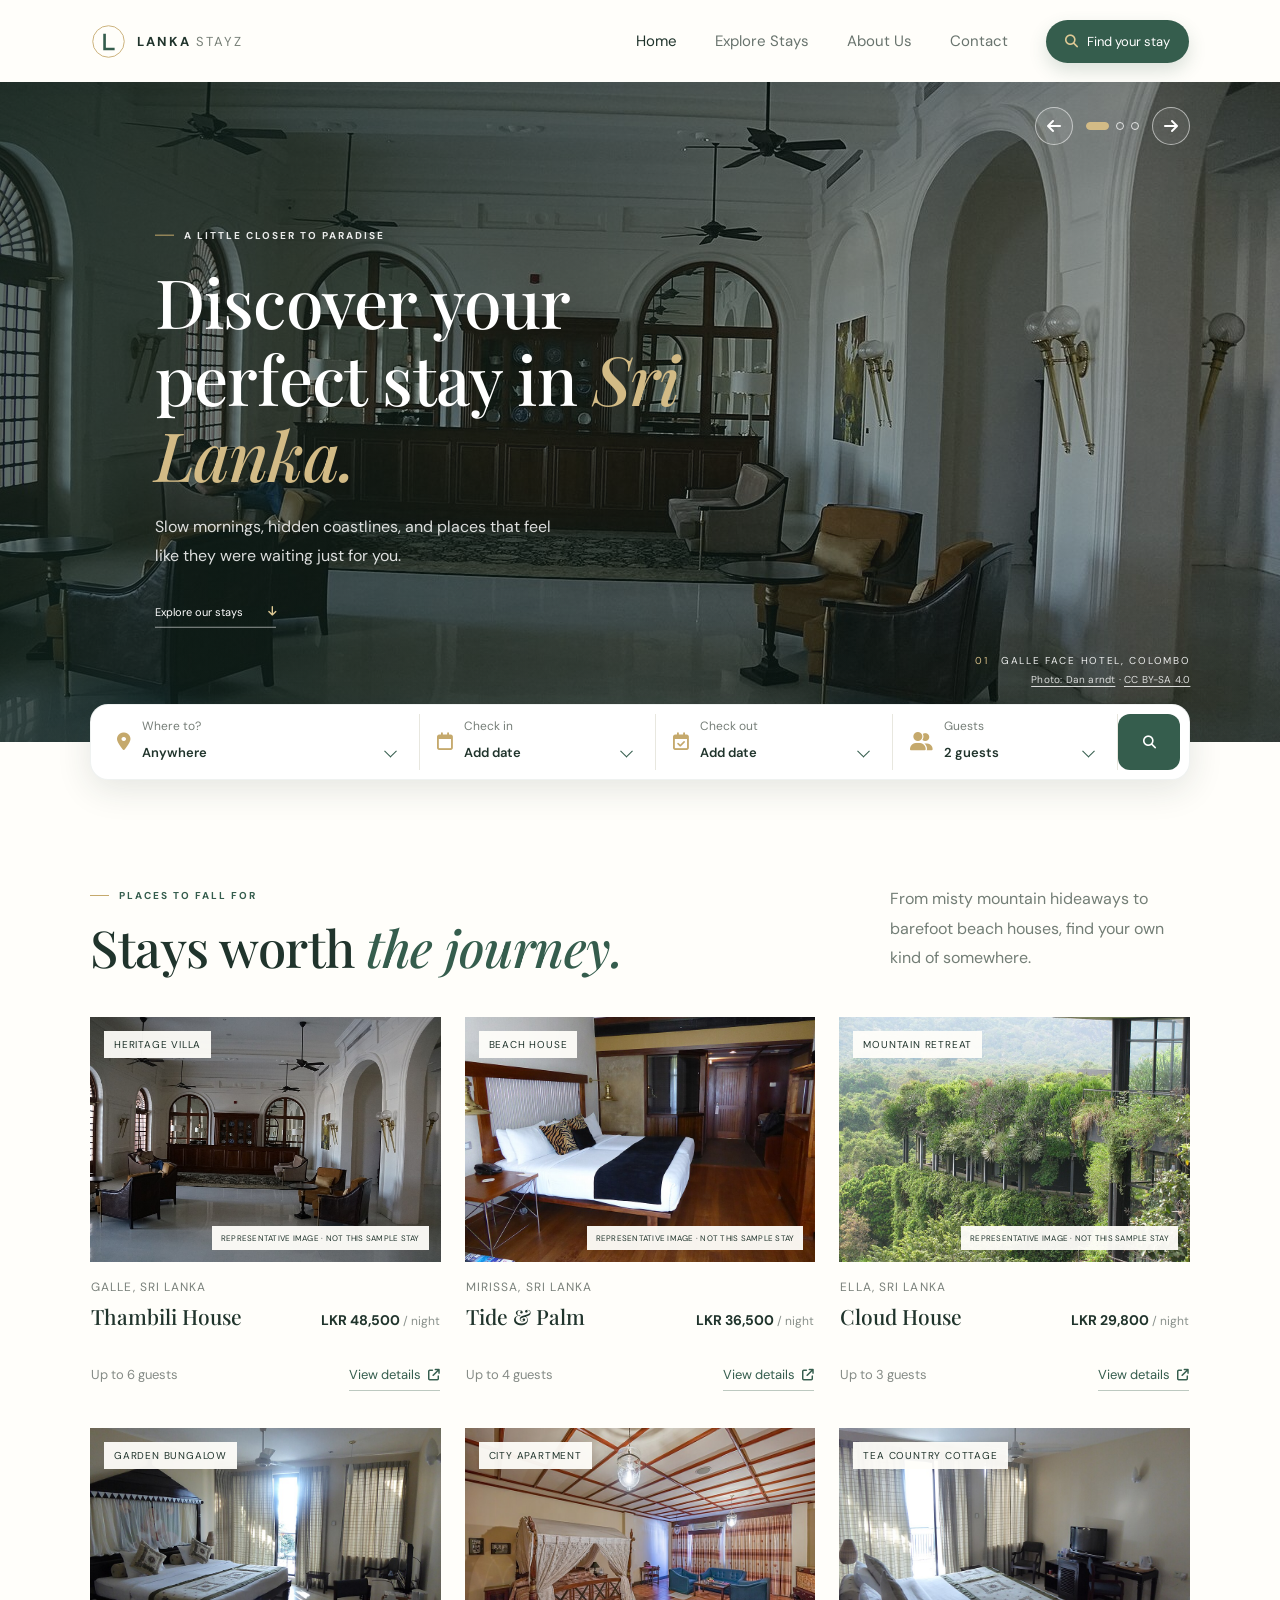
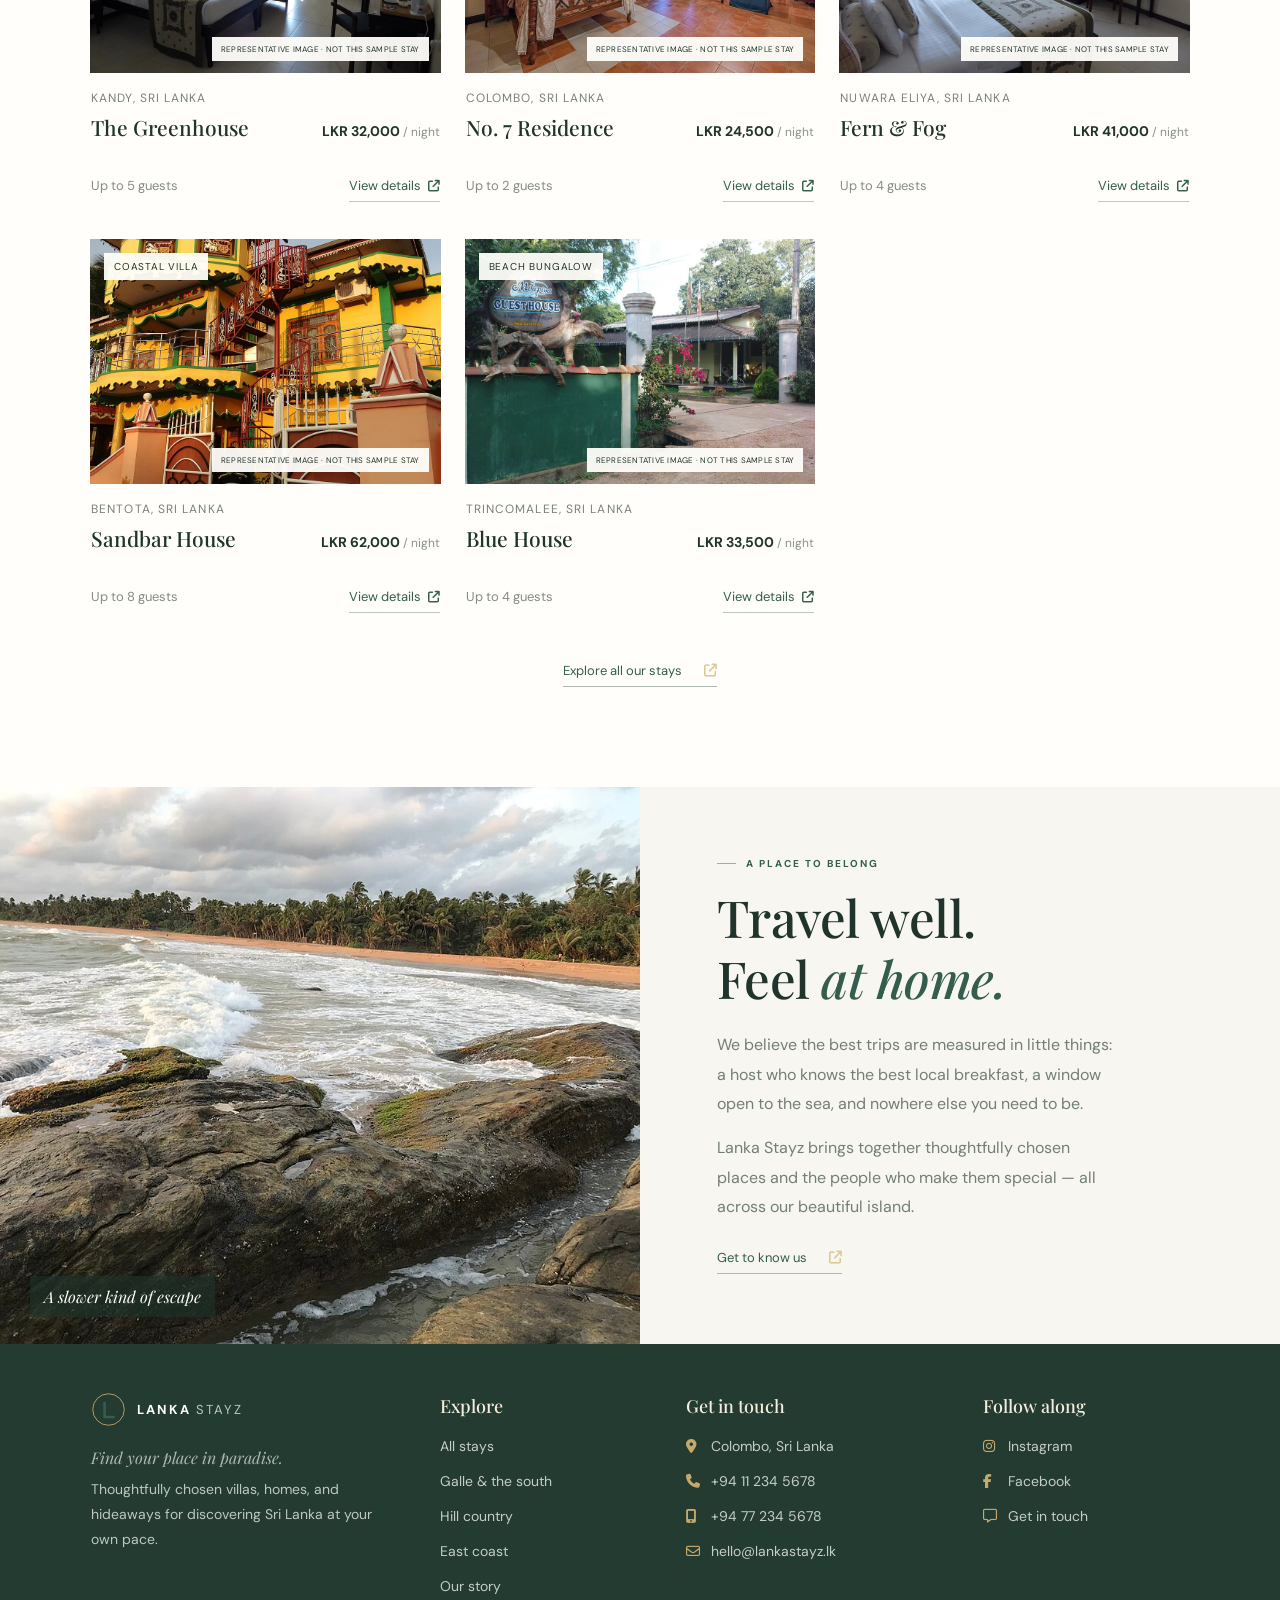
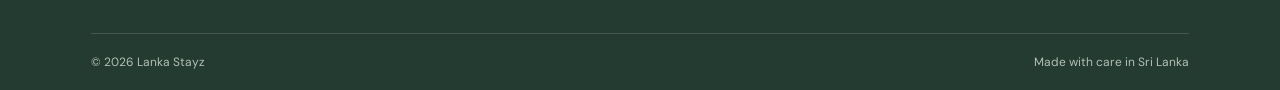
<file: index.html>
<!doctype html>
<html lang="en">
  <head>
    <meta charset="UTF-8" />
    <meta name="viewport" content="width=device-width, initial-scale=1" />
    <meta
      name="description"
      content="Discover thoughtful villas, beach houses and hideaways across Sri Lanka with Lanka Stayz."
    />
    <title>Lanka Stayz — Find your place in paradise</title>
    <link rel="icon" href="assets/images/mark.svg" type="image/svg+xml" />
    <link rel="stylesheet" href="assets/css/styles.css" />
    <script src="assets/js/data.js" defer></script>
    <script src="assets/js/components/site-shell.js" defer></script>
    <script src="assets/js/app.js" defer></script>
  </head>
  <body data-page="home">
    <lanka-site-header page="home"></lanka-site-header>
    <main id="main-content" tabindex="-1">
      <section class="hero">
        <img
          class="hero-image"
          data-hero-image
          src="assets/images/galle-face-hotel-sitting-room-1280.jpg"
          srcset="
            assets/images/galle-face-hotel-sitting-room-960.jpg   960w,
            assets/images/galle-face-hotel-sitting-room-1280.jpg 1280w
          "
          sizes="100vw"
          alt="Sitting room at Galle Face Hotel in Colombo, Sri Lanka"
        />
        <div class="hero-shade"></div>
        <div class="hero-content">
          <p class="eyebrow hero-eyebrow">
            <span></span> A LITTLE CLOSER TO PARADISE
          </p>
          <h1>Discover your<br />perfect stay in <em>Sri Lanka.</em></h1>
          <p class="hero-copy">
            Slow mornings, hidden coastlines, and places that feel like they
            were waiting just for you.
          </p>
          <a class="hero-link" href="stays.html"
            >Explore our stays <i class="fa-solid fa-arrow-down action-icon" aria-hidden="true"></i></a
          >
        </div>
        <div class="hero-slider-controls" aria-label="Hero slideshow controls">
          <div class="hero-caption">
            <span data-hero-index>01</span
            ><span class="hero-caption-location"
              ><span data-hero-caption>GALLE FACE HOTEL, COLOMBO</span
              ><span class="hero-photo-credit"
                ><a
                  data-hero-credit
                  href="https://commons.wikimedia.org/wiki/File:GFH_(5).jpg"
                  target="_blank"
                  rel="noreferrer"
                  >Photo: Dan arndt</a
                ><span aria-hidden="true"> · </span
                ><a
                  data-hero-license
                  href="https://creativecommons.org/licenses/by-sa/4.0/"
                  target="_blank"
                  rel="noreferrer"
                  >CC BY-SA 4.0</a
                ></span
              ></span
            >
          </div>
          <div class="hero-slider-actions">
            <button
              type="button"
              class="hero-slide-button"
              data-hero-previous
              aria-label="Previous featured destination"
            >
              <i class="fa-solid fa-arrow-left" aria-hidden="true"></i>
            </button>
            <div
              class="hero-slide-dots"
              role="group"
              aria-label="Choose featured accommodation"
            >
              <button
                type="button"
                class="hero-slide-dot is-active"
                data-hero-slide="0"
                aria-label="Show Galle Face Hotel"
                aria-current="true"
              ></button>
              <button
                type="button"
                class="hero-slide-dot"
                data-hero-slide="1"
                aria-label="Show Heritance Kandalama"
              ></button>
              <button
                type="button"
                class="hero-slide-dot"
                data-hero-slide="2"
                aria-label="Show Mannar Guest House"
              ></button>
            </div>
            <button
              type="button"
              class="hero-slide-button"
              data-hero-next
              aria-label="Next featured destination"
            >
              <i class="fa-solid fa-arrow-right" aria-hidden="true"></i>
            </button>
          </div>
        </div>
      </section>
      <section class="search-wrap" id="find-a-stay" aria-label="Find a stay">
        <form class="search-bar" action="stays.html" method="get">
          <div class="search-field destination-picker-field">
            <span class="field-icon" aria-hidden="true"
              ><i class="fa-solid fa-location-dot"></i></span
            ><span class="field-content"
              ><span class="field-label">Where to?</span
              ><button
                class="picker-trigger destination-trigger"
                type="button"
                aria-label="Choose a destination"
                aria-expanded="false"
                aria-haspopup="dialog"
                data-destination-trigger
              >
                Anywhere</button
              ><input
                name="destination"
                type="hidden"
                value=""
                data-destination-value
            /></span>
            <div
              class="picker-popover destination-popover"
              role="dialog"
              aria-label="Choose a destination"
              hidden
            >
              <div class="destination-popover-heading">
                <span>Explore Sri Lanka</span
                ><small>Choose a destination or browse everywhere</small>
              </div>
              <div class="destination-options">
                <button
                  type="button"
                  class="destination-option"
                  data-destination="all"
                >
                  <span class="destination-option-icon"
                    ><i
                      class="fa-solid fa-earth-asia"
                      aria-hidden="true"
                    ></i></span
                  ><span
                    ><strong>All destinations</strong
                    ><small>Show every stay</small></span
                  ><i
                    class="fa-solid fa-chevron-right destination-option-arrow"
                    aria-hidden="true"
                  ></i></button
                ><button
                  type="button"
                  class="destination-option"
                  data-destination="Galle"
                >
                  <span class="destination-option-icon"
                    ><i
                      class="fa-solid fa-landmark"
                      aria-hidden="true"
                    ></i></span
                  ><span
                    ><strong>Galle</strong
                    ><small>Fort charm &amp; southern coast</small></span
                  ><i
                    class="fa-solid fa-chevron-right destination-option-arrow"
                    aria-hidden="true"
                  ></i></button
                ><button
                  type="button"
                  class="destination-option"
                  data-destination="Mirissa"
                >
                  <span class="destination-option-icon"
                    ><i
                      class="fa-solid fa-umbrella-beach"
                      aria-hidden="true"
                    ></i></span
                  ><span
                    ><strong>Mirissa</strong
                    ><small>Beaches &amp; ocean days</small></span
                  ><i
                    class="fa-solid fa-chevron-right destination-option-arrow"
                    aria-hidden="true"
                  ></i></button
                ><button
                  type="button"
                  class="destination-option"
                  data-destination="Ella"
                >
                  <span class="destination-option-icon"
                    ><i
                      class="fa-solid fa-mountain-sun"
                      aria-hidden="true"
                    ></i></span
                  ><span
                    ><strong>Ella</strong
                    ><small>Highlands &amp; tea country</small></span
                  ><i
                    class="fa-solid fa-chevron-right destination-option-arrow"
                    aria-hidden="true"
                  ></i></button
                ><button
                  type="button"
                  class="destination-option"
                  data-destination="Kandy"
                >
                  <span class="destination-option-icon"
                    ><i class="fa-solid fa-leaf" aria-hidden="true"></i></span
                  ><span
                    ><strong>Kandy</strong
                    ><small>Gardens &amp; hill capital</small></span
                  ><i
                    class="fa-solid fa-chevron-right destination-option-arrow"
                    aria-hidden="true"
                  ></i></button
                ><button
                  type="button"
                  class="destination-option"
                  data-destination="Colombo"
                >
                  <span class="destination-option-icon"
                    ><i class="fa-solid fa-city" aria-hidden="true"></i></span
                  ><span
                    ><strong>Colombo</strong
                    ><small>City stays &amp; culture</small></span
                  ><i
                    class="fa-solid fa-chevron-right destination-option-arrow"
                    aria-hidden="true"
                  ></i></button
                ><button
                  type="button"
                  class="destination-option"
                  data-destination="Nuwara Eliya"
                >
                  <span class="destination-option-icon"
                    ><i class="fa-solid fa-cloud" aria-hidden="true"></i></span
                  ><span
                    ><strong>Nuwara Eliya</strong
                    ><small>Cool air &amp; tea estates</small></span
                  ><i
                    class="fa-solid fa-chevron-right destination-option-arrow"
                    aria-hidden="true"
                  ></i></button
                ><button
                  type="button"
                  class="destination-option"
                  data-destination="Bentota"
                >
                  <span class="destination-option-icon"
                    ><i class="fa-solid fa-water" aria-hidden="true"></i></span
                  ><span
                    ><strong>Bentota</strong
                    ><small>Riverside &amp; sandy shores</small></span
                  ><i
                    class="fa-solid fa-chevron-right destination-option-arrow"
                    aria-hidden="true"
                  ></i></button
                ><button
                  type="button"
                  class="destination-option"
                  data-destination="Trincomalee"
                >
                  <span class="destination-option-icon"
                    ><i class="fa-solid fa-sun" aria-hidden="true"></i></span
                  ><span
                    ><strong>Trincomalee</strong
                    ><small>East coast escapes</small></span
                  ><i
                    class="fa-solid fa-chevron-right destination-option-arrow"
                    aria-hidden="true"
                  ></i>
                </button>
              </div>
            </div>
          </div>
          <div class="search-field date-picker-field">
            <span class="field-icon" aria-hidden="true"
              ><i class="fa-regular fa-calendar"></i></span
            ><span class="field-content"
              ><span class="field-label">Check in</span
              ><button
                class="picker-trigger date-trigger"
                type="button"
                aria-label="Choose check-in date"
                aria-expanded="false"
                aria-haspopup="dialog"
                data-date-trigger="checkIn"
              >
                Add date</button
              ><input name="checkIn" type="hidden" data-date-value="checkIn"
            /></span>
            <div
              class="picker-popover calendar-popover"
              data-calendar="checkIn"
              role="dialog"
              aria-label="Choose check-in date"
              hidden
            ></div>
          </div>
          <div class="search-field date-picker-field">
            <span class="field-icon" aria-hidden="true"
              ><i class="fa-regular fa-calendar-check"></i></span
            ><span class="field-content"
              ><span class="field-label">Check out</span
              ><button
                class="picker-trigger date-trigger"
                type="button"
                aria-label="Choose check-out date"
                aria-expanded="false"
                aria-haspopup="dialog"
                data-date-trigger="checkOut"
              >
                Add date</button
              ><input name="checkOut" type="hidden" data-date-value="checkOut"
            /></span>
            <div
              class="picker-popover calendar-popover"
              data-calendar="checkOut"
              role="dialog"
              aria-label="Choose check-out date"
              hidden
            ></div>
          </div>
          <div class="search-field guests-picker-field">
            <span class="field-icon" aria-hidden="true"
              ><i class="fa-solid fa-user-group"></i></span
            ><span class="field-content"
              ><span class="field-label">Guests</span
              ><button
                class="picker-trigger guests-trigger"
                type="button"
                aria-label="Number of guests: 2"
                aria-expanded="false"
                aria-haspopup="dialog"
                data-guests-trigger
              >
                2 guests
              </button></span
            >
            <div
              class="picker-popover guests-popover"
              role="dialog"
              aria-label="Choose number of guests"
              hidden
            >
              <div class="guests-popover-heading">
                <span>Guests</span><small>Who’s coming?</small>
              </div>
              <div class="guest-stepper">
                <span
                  ><strong>Adults &amp; guests</strong
                  ><small>Ages 2 and above</small></span
                >
                <div class="stepper-controls">
                  <button
                    type="button"
                    aria-label="Decrease guests"
                    data-guest-change="-1"
                  >
                    <i class="fa-solid fa-minus" aria-hidden="true"></i></button
                  ><output data-guest-count>2</output
                  ><button
                    type="button"
                    aria-label="Increase guests"
                    data-guest-change="1"
                  >
                    <i class="fa-solid fa-plus" aria-hidden="true"></i>
                  </button>
                </div>
              </div>
              <button class="popover-done" type="button" data-picker-done>
                Done</button
              ><input type="hidden" name="guests" value="2" data-guest-value />
            </div>
          </div>
          <button class="search-button" type="submit" aria-label="Search stays">
            <i class="fa-solid fa-magnifying-glass" aria-hidden="true"></i
            ><span class="search-button-text">Search</span>
          </button>
          <p class="search-error" id="search-error" role="alert" hidden></p>
        </form>
      </section>
      <section class="section stays-section">
        <div class="section-heading">
          <div>
            <p class="eyebrow"><span></span> PLACES TO FALL FOR</p>
            <h2>Stays worth <em>the journey.</em></h2>
          </div>
          <p class="section-intro">
            From misty mountain hideaways to barefoot beach houses, find your
            own kind of somewhere.
          </p>
        </div>
        <div class="property-grid" id="featured-properties"></div>
        <div class="center-link">
          <a class="text-link" href="stays.html"
            >Explore all our stays <i class="fa-solid fa-arrow-up-right-from-square action-icon" aria-hidden="true"></i></a
          >
        </div>
      </section>
      <section class="editorial">
        <div class="editorial-image">
          <img
            src="assets/images/bentota-1280.jpg"
            srcset="
              assets/images/bentota-960.jpg   960w,
              assets/images/bentota-1280.jpg 1280w
            "
            sizes="(max-width: 760px) 100vw, 50vw"
            alt="Evening light over Bentota beach in Sri Lanka"
            loading="lazy"
          /><span class="image-note">A slower kind of escape</span>
        </div>
        <div class="editorial-copy">
          <p class="eyebrow"><span></span> A PLACE TO BELONG</p>
          <h2>Travel well.<br />Feel <em>at home.</em></h2>
          <p>
            We believe the best trips are measured in little things: a host who
            knows the best local breakfast, a window open to the sea, and
            nowhere else you need to be.
          </p>
          <p>
            Lanka Stayz brings together thoughtfully chosen places and the
            people who make them special — all across our beautiful island.
          </p>
          <a class="text-link" href="about.html"
            >Get to know us <i class="fa-solid fa-arrow-up-right-from-square action-icon" aria-hidden="true"></i></a
          >
        </div>
      </section>
    </main>
    <lanka-site-footer></lanka-site-footer>
  </body>
</html>
</file>
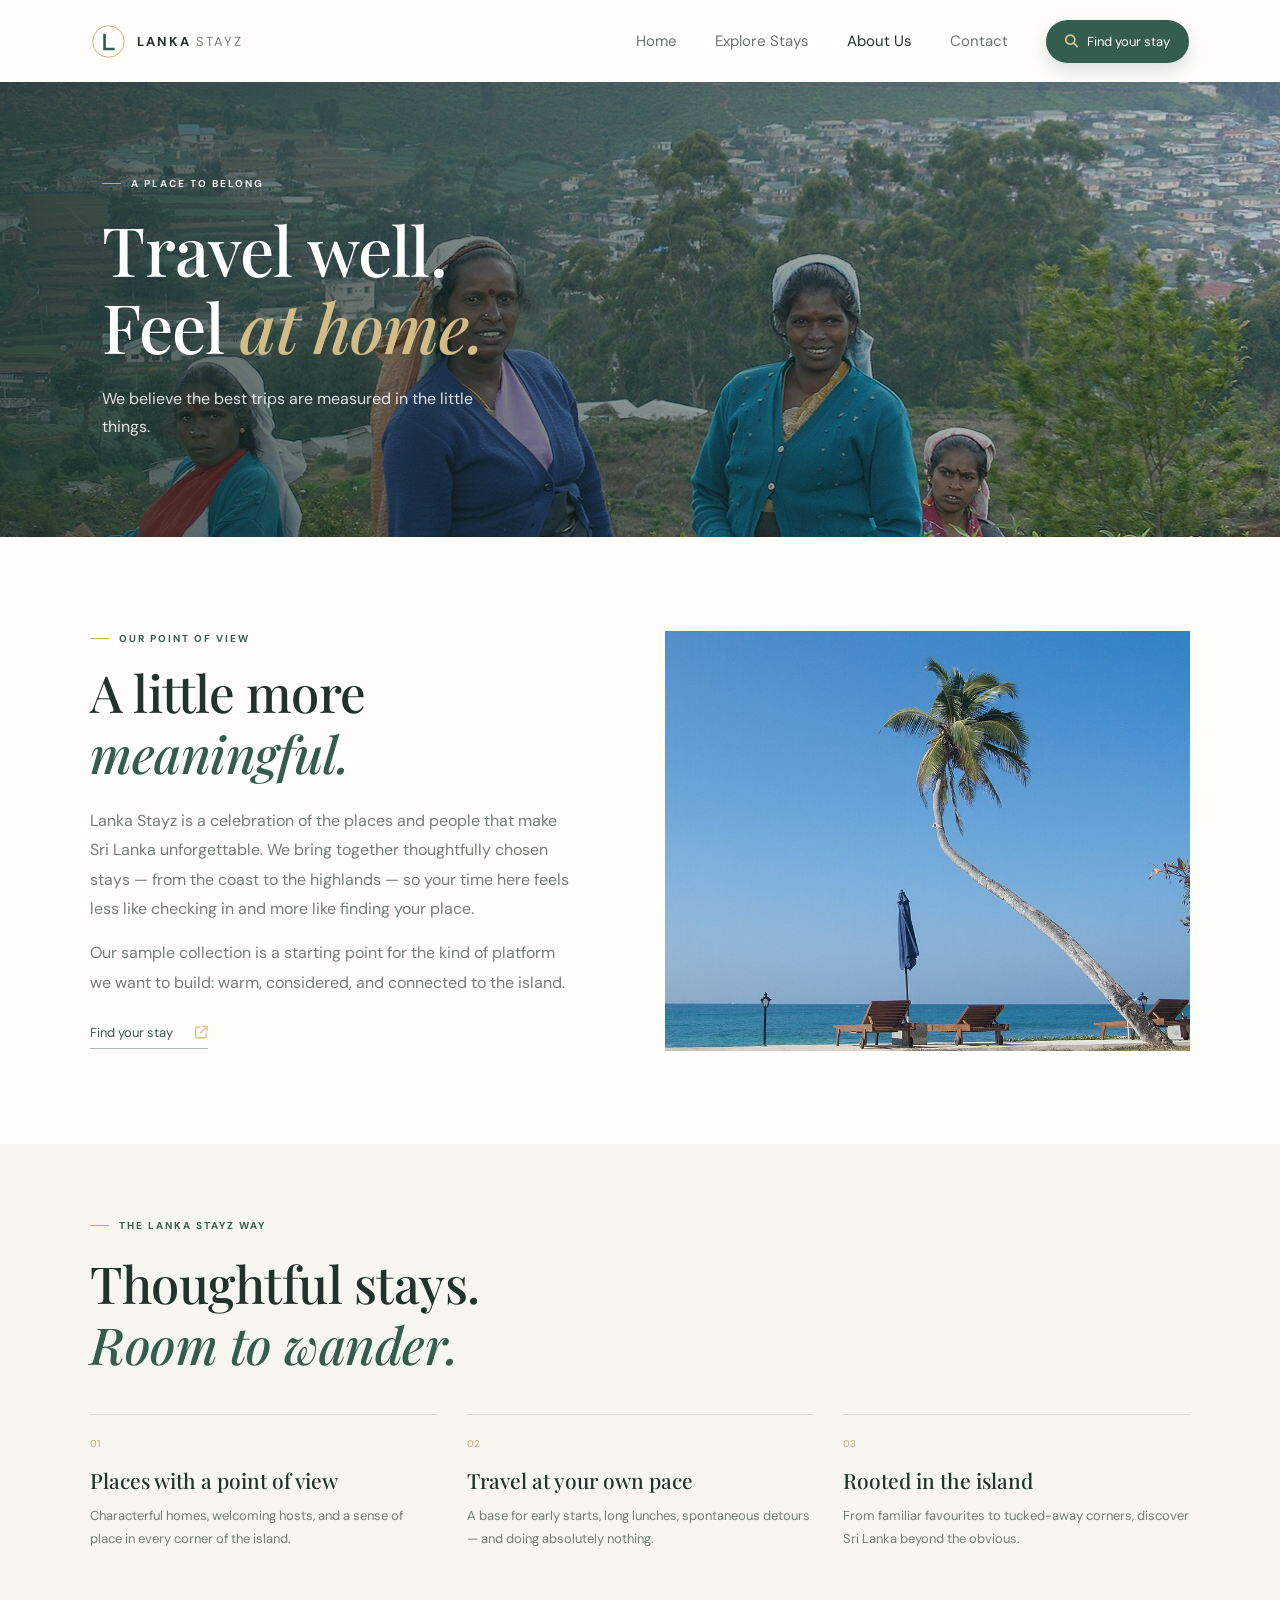
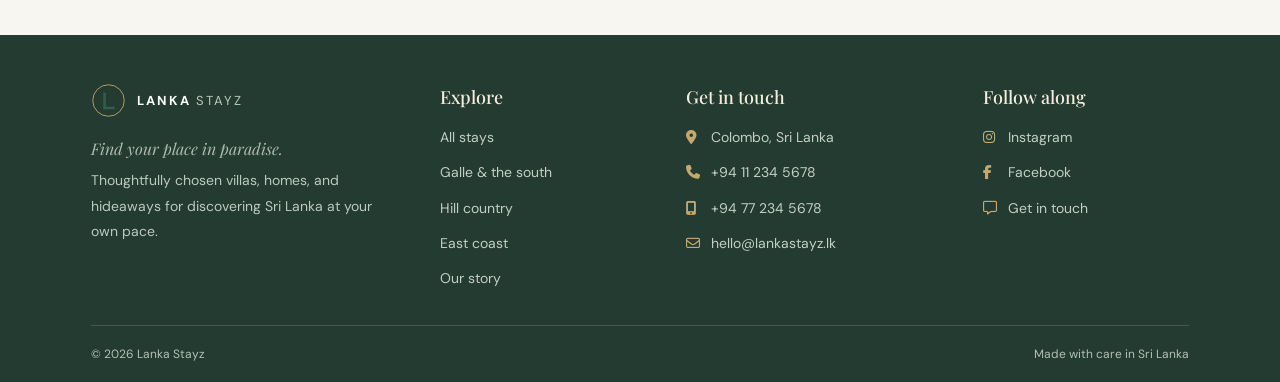
<file: about.html>
<!doctype html>
<html lang="en">
  <head>
    <meta charset="UTF-8" />
    <meta name="viewport" content="width=device-width, initial-scale=1" />
    <meta
      name="description"
      content="Learn about Lanka Stayz and our love for thoughtful stays across Sri Lanka."
    />
    <title>About Us — Lanka Stayz</title>
    <link rel="icon" href="assets/images/mark.svg" type="image/svg+xml" />
    <link rel="stylesheet" href="assets/css/styles.css" />
    <script src="assets/js/components/site-shell.js" defer></script>
    <script src="assets/js/app.js" defer></script>
  </head>
  <body data-page="about">
    <lanka-site-header page="about"></lanka-site-header>
    <main id="main-content" tabindex="-1">
      <section class="page-hero about-hero">
        <p class="eyebrow hero-eyebrow"><span></span> A PLACE TO BELONG</p>
        <h1>Travel well.<br />Feel <em>at home.</em></h1>
        <p class="hero-copy">
          We believe the best trips are measured in the little things.
        </p>
      </section>
      <section class="about-story section">
        <div class="editorial-copy">
          <p class="eyebrow"><span></span> OUR POINT OF VIEW</p>
          <h2>A little more<br /><em>meaningful.</em></h2>
          <p>
            Lanka Stayz is a celebration of the places and people that make Sri
            Lanka unforgettable. We bring together thoughtfully chosen stays —
            from the coast to the highlands — so your time here feels less like
            checking in and more like finding your place.
          </p>
          <p>
            Our sample collection is a starting point for the kind of platform
            we want to build: warm, considered, and connected to the island.
          </p>
          <a class="text-link" href="stays.html"
            >Find your stay <i class="fa-solid fa-arrow-up-right-from-square action-icon" aria-hidden="true"></i></a
          >
        </div>
        <div class="about-photo">
          <img
            src="assets/images/unawatuna-1280.jpg"
            srcset="
              assets/images/unawatuna-960.jpg   960w,
              assets/images/unawatuna-1280.jpg 1280w
            "
            sizes="(max-width: 760px) 100vw, 50vw"
            alt="A beachfront hotel and palms on the Unawatuna coast"
            loading="lazy"
          />
        </div>
      </section>
      <section class="values-section">
        <div class="section">
          <p class="eyebrow"><span></span> THE LANKA STAYZ WAY</p>
          <h2>Thoughtful stays.<br /><em>Room to wander.</em></h2>
          <div class="values-grid">
            <article>
              <span>01</span>
              <h3>Places with a point of view</h3>
              <p>
                Characterful homes, welcoming hosts, and a sense of place in
                every corner of the island.
              </p>
            </article>
            <article>
              <span>02</span>
              <h3>Travel at your own pace</h3>
              <p>
                A base for early starts, long lunches, spontaneous detours — and
                doing absolutely nothing.
              </p>
            </article>
            <article>
              <span>03</span>
              <h3>Rooted in the island</h3>
              <p>
                From familiar favourites to tucked-away corners, discover Sri
                Lanka beyond the obvious.
              </p>
            </article>
          </div>
        </div>
      </section>
    </main>
    <lanka-site-footer></lanka-site-footer>
  </body>
</html>
</file>
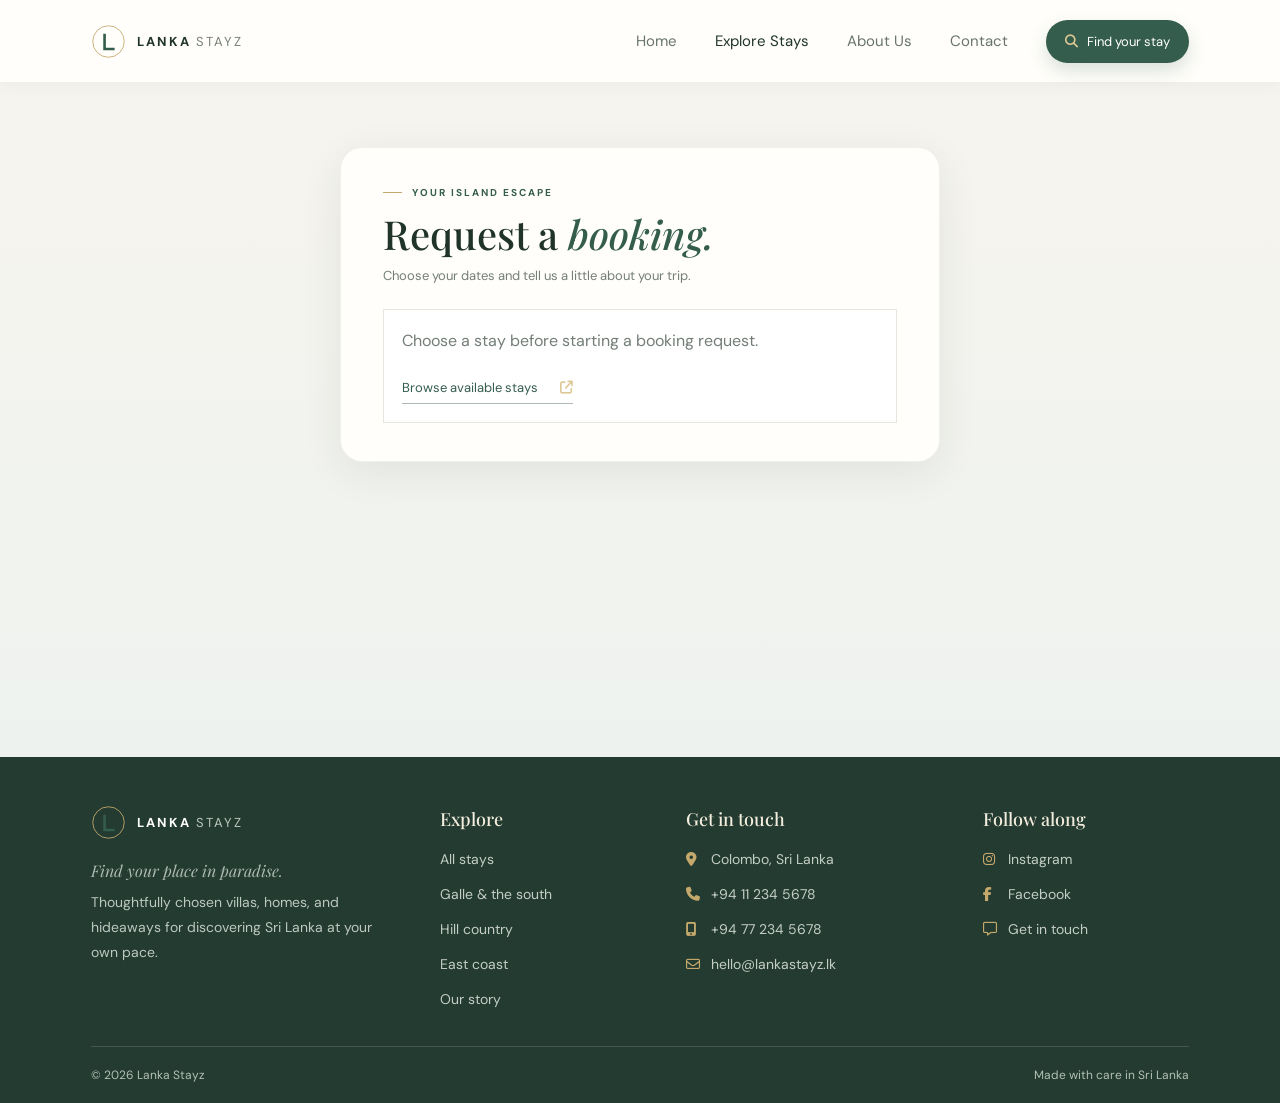
<file: booking.html>
<!doctype html>
<html lang="en">
  <head>
    <meta charset="UTF-8" />
    <meta name="viewport" content="width=device-width, initial-scale=1" />
    <meta
      name="description"
      content="Send a booking request for a Lanka Stayz accommodation."
    />
    <title>Request a Booking — Lanka Stayz</title>
    <link rel="icon" href="assets/images/mark.svg" type="image/svg+xml" />
    <link rel="stylesheet" href="assets/css/styles.css" />
    <script src="assets/js/data.js" defer></script>
    <script src="assets/js/components/site-shell.js" defer></script>
    <script src="assets/js/app.js" defer></script>
  </head>
  <body data-page="booking">
    <lanka-site-header page="booking"></lanka-site-header>
    <main class="booking-page" id="main-content" tabindex="-1">
      <section class="booking-panel">
        <div class="booking-heading">
          <p class="eyebrow"><span></span> YOUR ISLAND ESCAPE</p>
          <h1>Request a <em>booking.</em></h1>
          <p id="booking-property">
            Choose your dates and tell us a little about your trip.
          </p>
        </div>
        <section
          class="booking-price-summary"
          id="booking-price-summary"
          aria-live="polite"
          hidden
        >
          <div>
            <span>Nightly rate</span><strong data-nightly-price></strong>
          </div>
          <div>
            <span>Length of stay</span><strong data-night-count></strong>
          </div>
          <div class="booking-total">
            <span>Estimated total</span><strong data-total-price></strong>
          </div>
        </section>
        <form class="booking-form" id="booking-form">
          <div class="form-row">
            <label
              ><span
                ><i class="fa-regular fa-user" aria-hidden="true"></i> Guest
                name</span
              ><input name="name" autocomplete="name" required /></label
            ><label
              ><span
                ><i class="fa-regular fa-envelope" aria-hidden="true"></i> Email
                address</span
              ><input name="email" type="email" autocomplete="email" required
            /></label>
          </div>
          <label
            ><span
              ><i class="fa-solid fa-phone" aria-hidden="true"></i> Contact
              number</span
            ><input
              name="phone"
              type="tel"
              autocomplete="tel"
              pattern="(?=(?:\D*\d){7,})\+?[\d\s\(\)\-\.]{7,20}"
              maxlength="20"
              title="Enter a phone number with at least 7 digits. You may use +, spaces, parentheses, periods, or hyphens."
              required
          /></label>
          <div class="form-row">
            <label
              ><span
                ><i class="fa-regular fa-calendar" aria-hidden="true"></i> Check
                in</span
              ><input
                name="checkIn"
                id="booking-check-in"
                type="date"
                required /></label
            ><label
              ><span
                ><i class="fa-regular fa-calendar-check" aria-hidden="true"></i>
                Check out</span
              ><input
                name="checkOut"
                id="booking-check-out"
                type="date"
                required
            /></label>
          </div>
          <label
            ><span
              ><i class="fa-solid fa-user-group" aria-hidden="true"></i> Number
              of guests</span
            ><select name="guests" id="booking-guests" required>
              <option value="1">1 guest</option>
              <option value="2" selected>2 guests</option>
              <option value="3">3 guests</option>
              <option value="4">4 guests</option>
              <option value="5">5 guests</option>
              <option value="6">6 guests</option>
              <option value="7">7 guests</option>
              <option value="8">8 guests</option>
            </select></label
          >
          <p class="form-error" id="form-error" role="alert"></p>
          <button class="submit-button" type="submit">
            <i class="fa-regular fa-paper-plane" aria-hidden="true"></i> Submit
            Booking Request <i class="fa-solid fa-arrow-up-right-from-square action-icon" aria-hidden="true"></i>
          </button>
          <p class="form-disclaimer">
            Prototype only: this request is not sent or saved, and no booking is
            made.
          </p>
        </form>
        <div
          class="booking-context-error"
          id="booking-context-error"
          role="alert"
          hidden
        >
          <p>Choose a stay before starting a booking request.</p>
          <a class="text-link" href="stays.html"
            >Browse available stays <i class="fa-solid fa-arrow-up-right-from-square action-icon" aria-hidden="true"></i></a
          >
        </div>
        <div class="confirmation" id="confirmation" role="status" aria-live="polite" hidden>
          <span class="confirmation-icon" aria-hidden="true"
            ><i class="fa-solid fa-check"></i
          ></span>
          <h2>Demo booking request received.</h2>
          <p>
            This is a prototype request only. No reservation has been confirmed,
            no payment has been taken, and no booking has been saved.
          </p>
          <a class="submit-button button-link" href="stays.html"
            >Explore more stays</a
          >
        </div>
      </section>
    </main>
    <lanka-site-footer></lanka-site-footer>
  </body>
</html>
</file>
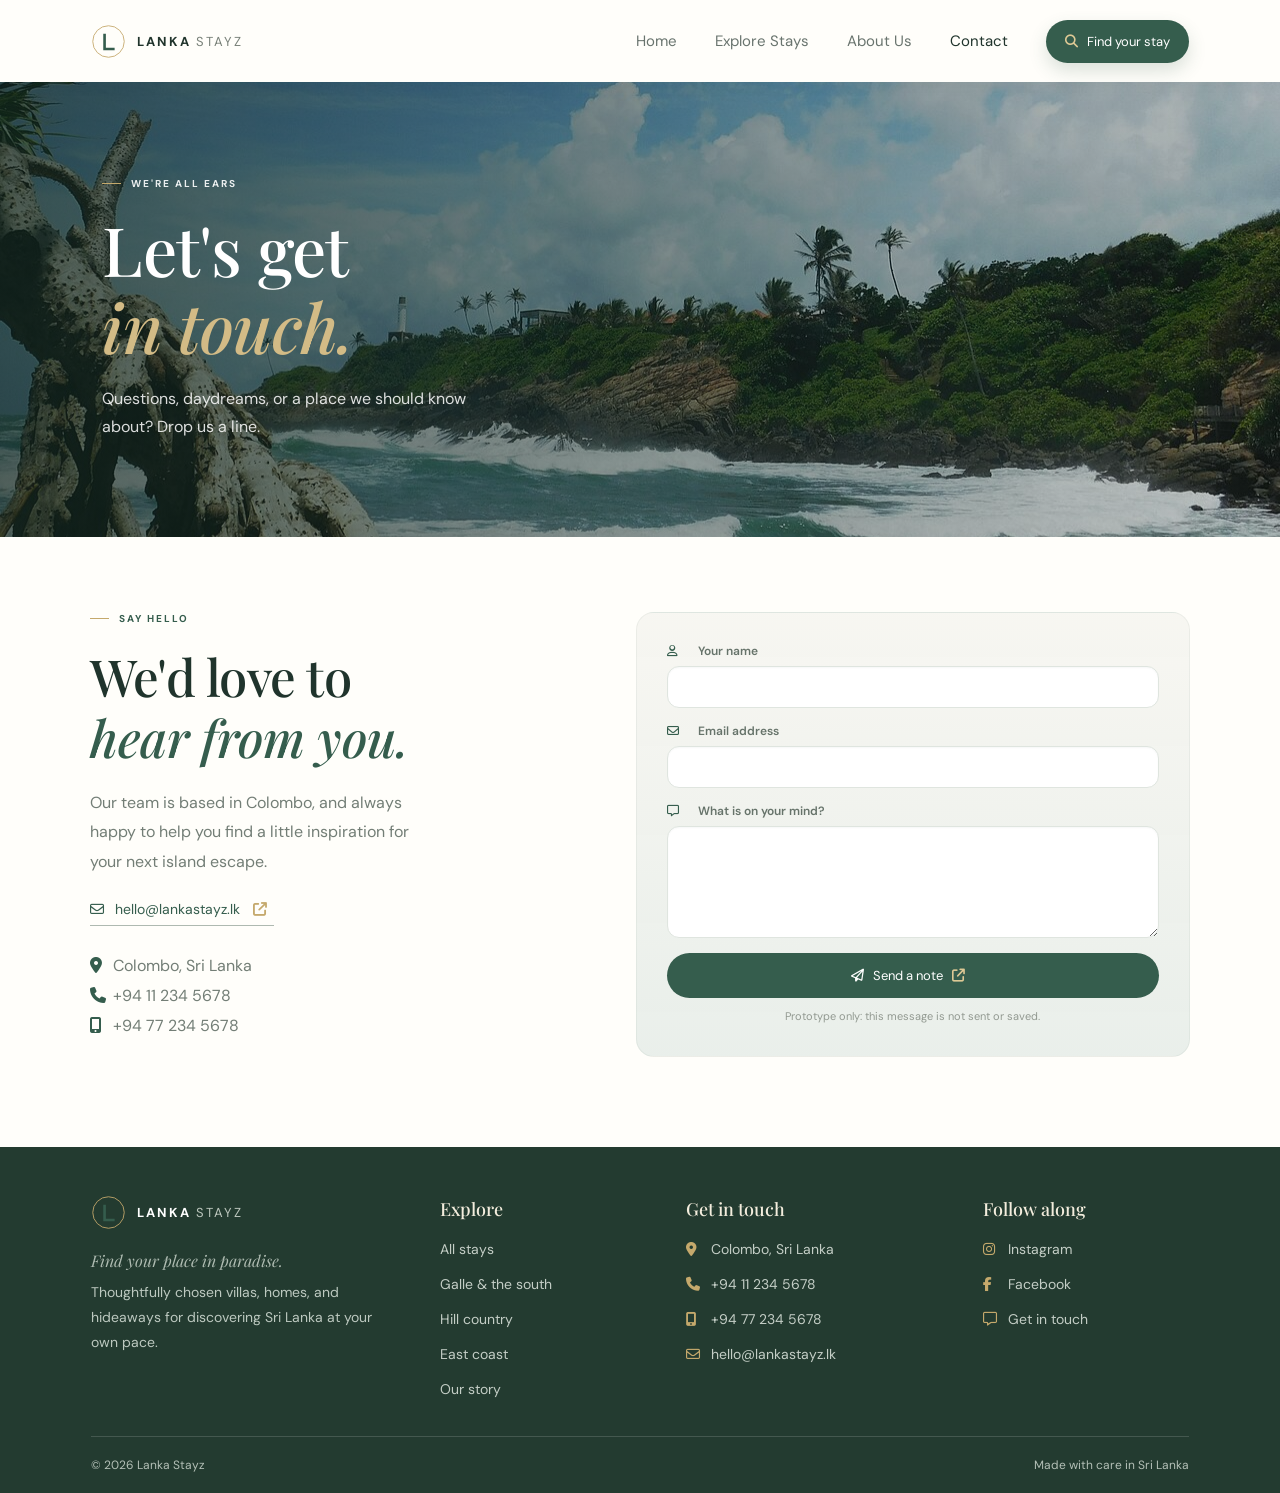
<file: contact.html>
<!doctype html>
<html lang="en">
  <head>
    <meta charset="UTF-8" />
    <meta name="viewport" content="width=device-width, initial-scale=1" />
    <meta
      name="description"
      content="Get in touch with the Lanka Stayz team."
    />
    <title>Contact — Lanka Stayz</title>
    <link rel="icon" href="assets/images/mark.svg" type="image/svg+xml" />
    <link rel="stylesheet" href="assets/css/styles.css" />
    <script src="assets/js/components/site-shell.js" defer></script>
    <script src="assets/js/app.js" defer></script>
  </head>
  <body data-page="contact">
    <lanka-site-header page="contact"></lanka-site-header>
    <main id="main-content" tabindex="-1">
      <section class="page-hero contact-hero">
        <p class="eyebrow hero-eyebrow"><span></span> WE'RE ALL EARS</p>
        <h1>Let's get<br /><em>in touch.</em></h1>
        <p class="hero-copy">
          Questions, daydreams, or a place we should know about? Drop us a line.
        </p>
      </section>
      <section class="contact-section section">
        <div class="contact-info">
          <p class="eyebrow"><span></span> SAY HELLO</p>
          <h2>We'd love to<br /><em>hear from you.</em></h2>
          <p>
            Our team is based in Colombo, and always happy to help you find a
            little inspiration for your next island escape.
          </p>
          <a class="contact-email" href="mailto:hello@lankastayz.lk"
            ><i class="fa-regular fa-envelope" aria-hidden="true"></i>
            hello@lankastayz.lk <i class="fa-solid fa-arrow-up-right-from-square action-icon" aria-hidden="true"></i></a
          >
          <p class="contact-address">
            <i class="fa-solid fa-location-dot" aria-hidden="true"></i> Colombo,
            Sri Lanka<br /><i class="fa-solid fa-phone" aria-hidden="true"></i>
            +94 11 234 5678<br /><i
              class="fa-solid fa-mobile-screen-button"
              aria-hidden="true"
            ></i>
            +94 77 234 5678
          </p>
        </div>
        <div class="contact-form-panel">
          <form class="booking-form" id="contact-form">
            <label
              ><span
                ><i class="fa-regular fa-user" aria-hidden="true"></i> Your
                name</span
              ><input name="name" autocomplete="name" required /></label
            ><label
              ><span
                ><i class="fa-regular fa-envelope" aria-hidden="true"></i> Email
                address</span
              ><input
                name="email"
                type="email"
                autocomplete="email"
                required /></label
            ><label
              ><span
                ><i class="fa-regular fa-message" aria-hidden="true"></i> What
                is on your mind?</span
              ><textarea name="message" rows="5" required></textarea>
            </label>
            <p class="form-error" id="contact-error" role="alert"></p>
            <button class="submit-button" type="submit">
              <i class="fa-regular fa-paper-plane" aria-hidden="true"></i> Send
              a note <i class="fa-solid fa-arrow-up-right-from-square action-icon" aria-hidden="true"></i>
            </button>
            <p class="form-disclaimer">
              Prototype only: this message is not sent or saved.
            </p>
          </form>
          <div
            class="confirmation"
            id="contact-confirmation"
            role="status"
            aria-live="polite"
            hidden
          >
            <span class="confirmation-icon" aria-hidden="true"
              ><i class="fa-solid fa-check"></i
            ></span>
            <h2>Demo message received.</h2>
            <p>This prototype does not transmit or save your message.</p>
            <a class="text-link" href="mailto:hello@lankastayz.lk"
              >Email Lanka Stayz <i class="fa-solid fa-arrow-up-right-from-square action-icon" aria-hidden="true"></i></a
            >
          </div>
        </div>
      </section>
    </main>
    <lanka-site-footer></lanka-site-footer>
  </body>
</html>
</file>
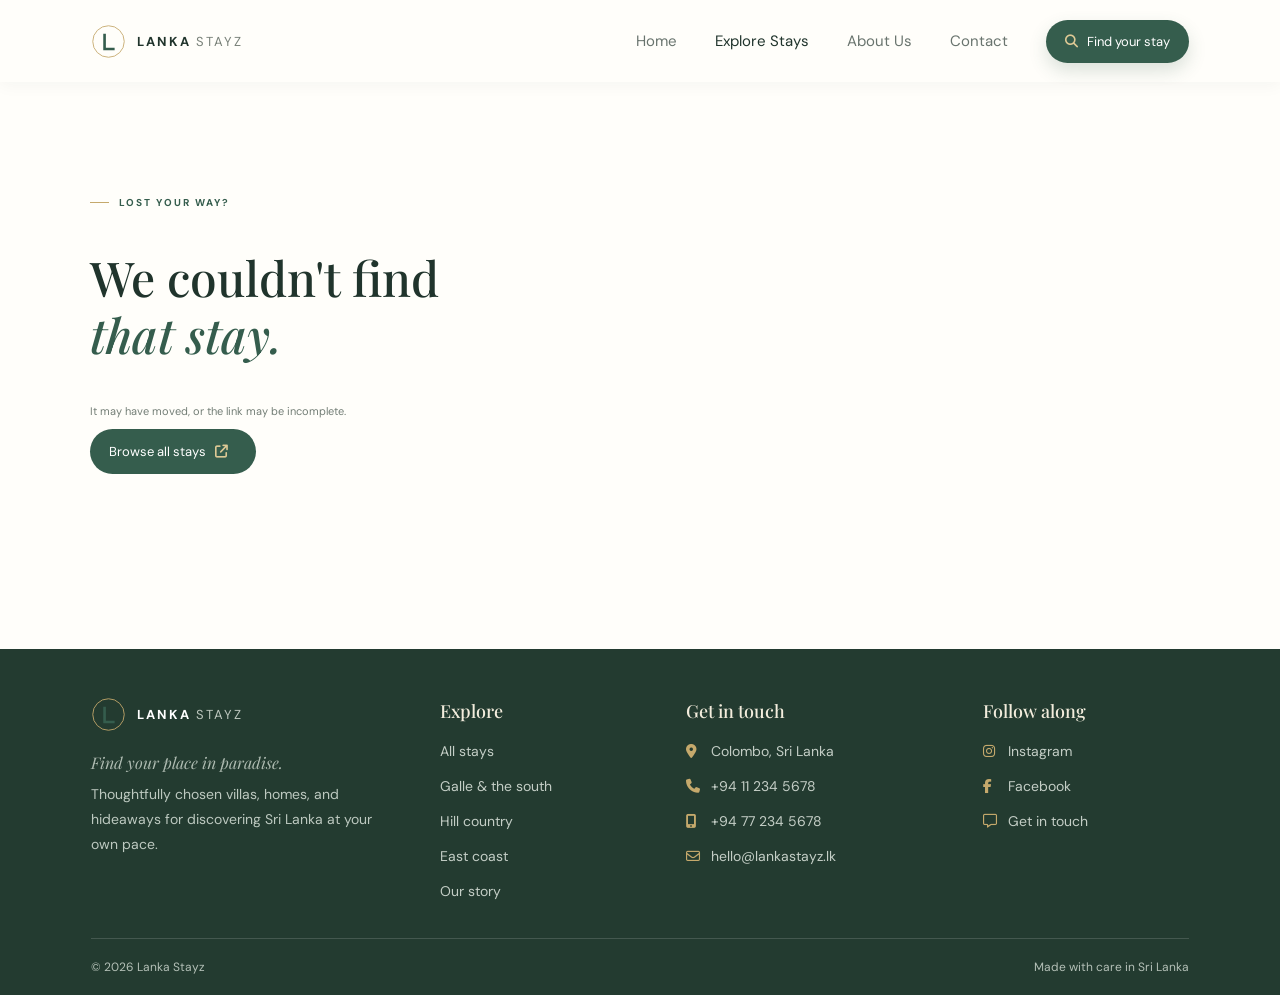
<file: property.html>
<!doctype html>
<html lang="en">
  <head>
    <meta charset="UTF-8" />
    <meta name="viewport" content="width=device-width, initial-scale=1" />
    <meta
      name="description"
      content="Property details and booking request for a Lanka Stayz accommodation."
    />
    <title>Stay details — Lanka Stayz</title>
    <link rel="icon" href="assets/images/mark.svg" type="image/svg+xml" />
    <link rel="stylesheet" href="assets/css/styles.css" />
    <script src="assets/js/data.js" defer></script>
    <script src="assets/js/components/site-shell.js" defer></script>
    <script src="assets/js/app.js" defer></script>
  </head>
  <body data-page="property">
    <lanka-site-header page="property"></lanka-site-header>
    <main
      class="section detail-page"
      id="main-content"
      data-property-detail
      tabindex="-1"
    >
      <p class="loading-message">Finding your stay…</p>
    </main>
    <lanka-site-footer></lanka-site-footer>
    <dialog
      class="lightbox"
      id="photo-lightbox"
      aria-label="Property photo viewer"
    >
      <button
        class="lightbox-close"
        type="button"
        aria-label="Close photo viewer"
      >
        <i class="fa-solid fa-xmark" aria-hidden="true"></i></button
      ><button
        class="lightbox-arrow lightbox-previous"
        type="button"
        aria-label="Previous photo"
      >
        <i class="fa-solid fa-chevron-left" aria-hidden="true"></i>
      </button>
      <figure>
        <img id="lightbox-image" alt="" />
        <figcaption id="lightbox-caption"></figcaption>
      </figure>
      <button
        class="lightbox-arrow lightbox-next"
        type="button"
        aria-label="Next photo"
      >
        <i class="fa-solid fa-chevron-right" aria-hidden="true"></i>
      </button>
    </dialog>
  </body>
</html>
</file>
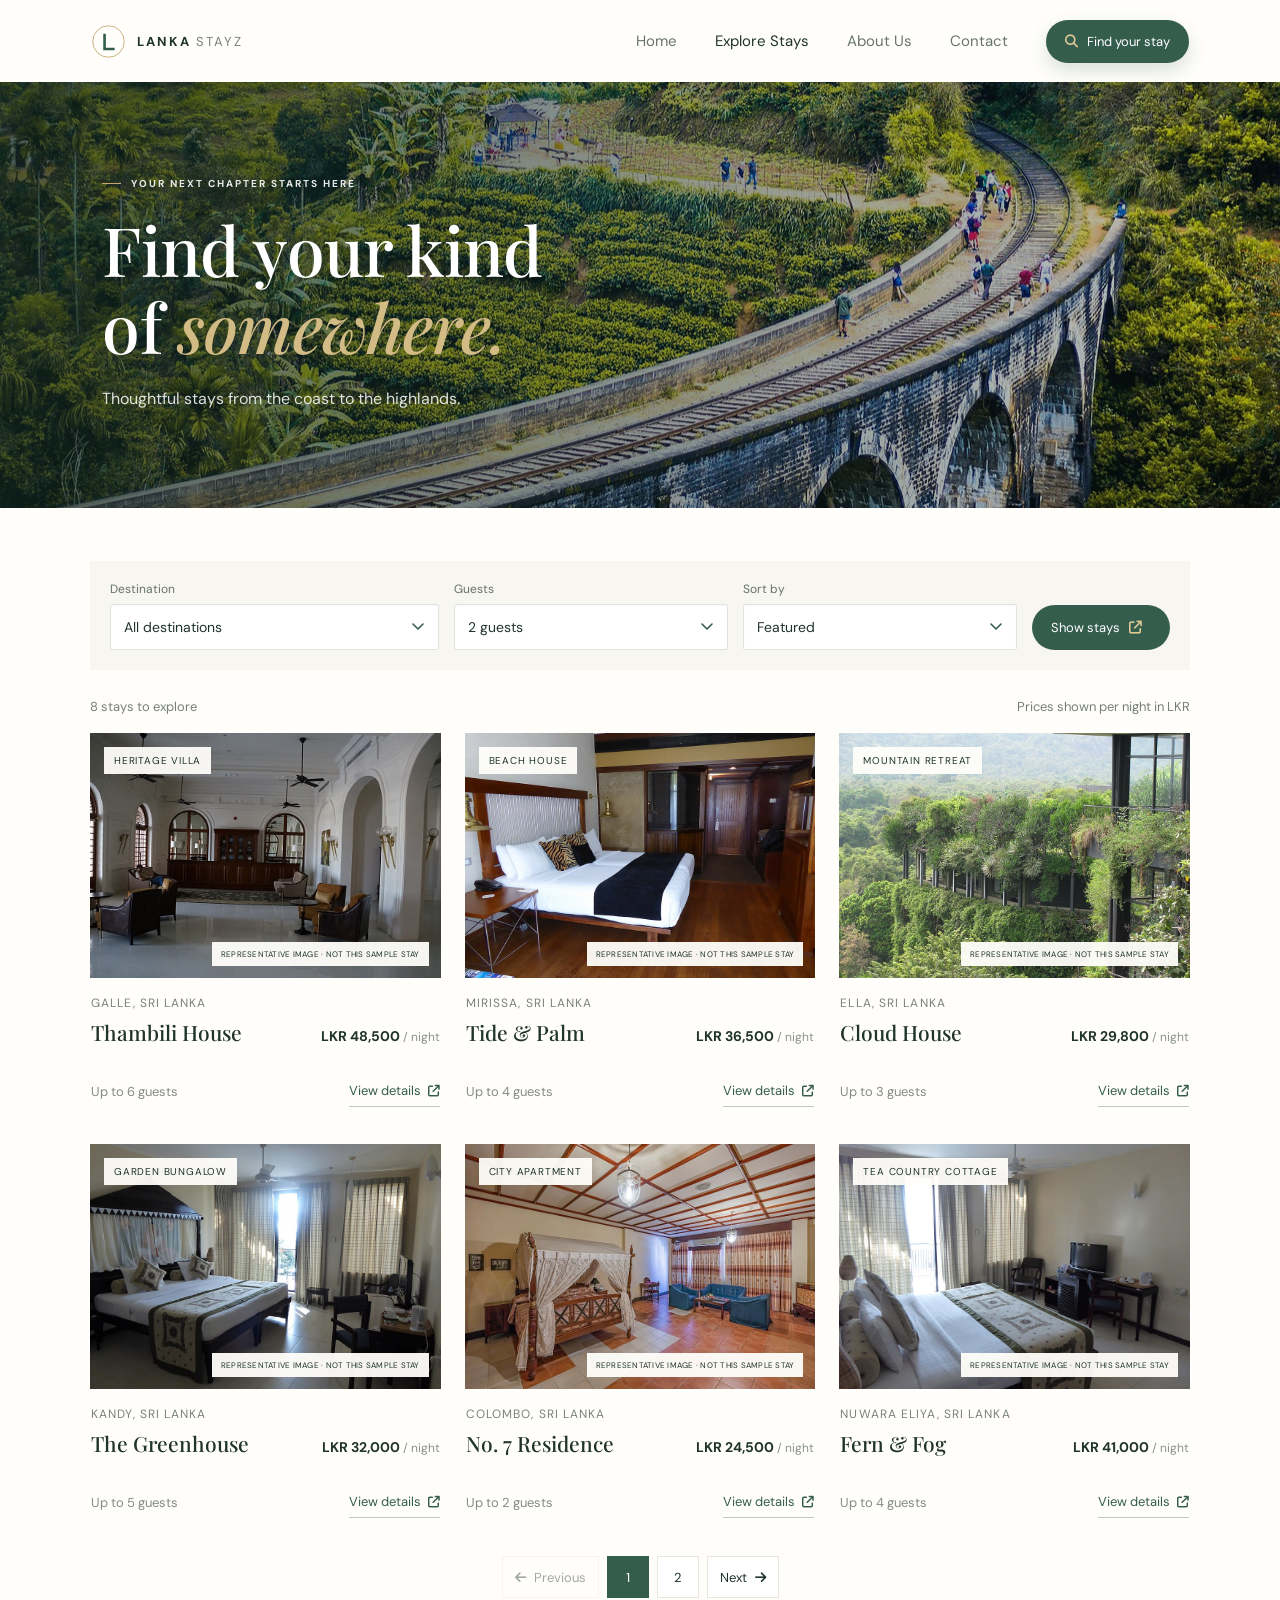
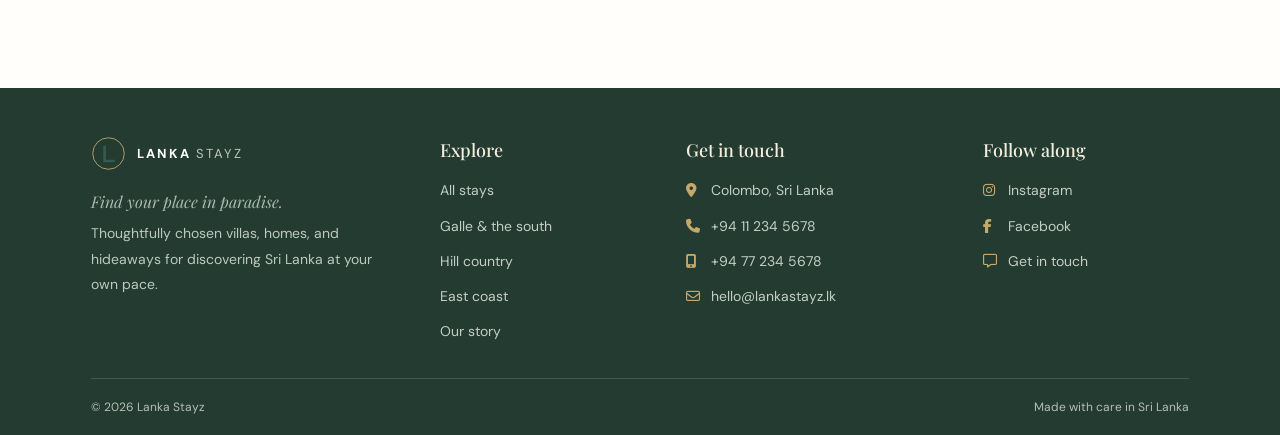
<file: stays.html>
<!doctype html>
<html lang="en">
  <head>
    <meta charset="UTF-8" />
    <meta name="viewport" content="width=device-width, initial-scale=1" />
    <meta
      name="description"
      content="Browse villas, beach houses, apartments and hideaways across Sri Lanka."
    />
    <title>Explore Stays — Lanka Stayz</title>
    <link rel="icon" href="assets/images/mark.svg" type="image/svg+xml" />
    <link rel="stylesheet" href="assets/css/styles.css" />
    <script src="assets/js/data.js" defer></script>
    <script src="assets/js/components/site-shell.js" defer></script>
    <script src="assets/js/app.js" defer></script>
  </head>
  <body data-page="stays">
    <lanka-site-header page="stays"></lanka-site-header>
    <main id="main-content" tabindex="-1">
      <section class="page-hero stays-hero">
        <p class="eyebrow hero-eyebrow">
          <span></span> YOUR NEXT CHAPTER STARTS HERE
        </p>
        <h1>Find your kind<br />of <em>somewhere.</em></h1>
        <p class="hero-copy">
          Thoughtful stays from the coast to the highlands.
        </p>
      </section>
      <section class="section listing-section">
        <form class="listing-filters" id="listing-filters">
          <label
            >Destination<select name="destination" id="filter-destination">
              <option value="">All destinations</option>
              <option>Colombo</option>
              <option>Kandy</option>
              <option>Ella</option>
              <option>Galle</option>
              <option>Mirissa</option>
              <option>Nuwara Eliya</option>
              <option>Bentota</option>
              <option>Trincomalee</option>
            </select></label
          >
          <label
            >Guests<select name="guests" id="filter-guests">
              <option value="1">1 guest</option>
              <option value="2" selected>2 guests</option>
              <option value="3">3 guests</option>
              <option value="4">4 guests</option>
              <option value="5">5 guests</option>
              <option value="6">6 guests</option>
              <option value="7">7 guests</option>
              <option value="8">8 guests</option>
            </select></label
          >
          <label
            >Sort by<select name="sort" id="sort-order">
              <option value="featured">Featured</option>
              <option value="low">Price: low to high</option>
              <option value="high">Price: high to low</option>
            </select></label
          >
          <button class="submit-button" type="submit">
            Show stays <i class="fa-solid fa-arrow-up-right-from-square action-icon" aria-hidden="true"></i>
          </button>
        </form>
        <div class="results-bar">
          <p id="results-count" aria-live="polite"></p>
          <span>Prices shown per night in LKR</span>
        </div>
        <div class="property-grid" id="property-grid"></div>
        <nav
          class="pagination"
          id="pagination"
          aria-label="Stays pages"
          hidden
        ></nav>
        <p class="empty-state" id="empty-state" hidden>
          No stays match your search just yet. Try another destination or guest
          count.
        </p>
      </section>
    </main>
    <lanka-site-footer></lanka-site-footer>
  </body>
</html>
</file>
<file: assets/css/styles.css>
:root {
  --ink: #20342c;
  --muted: #737e76;
  --cream: #f7f6f1;
  --paper: #fffefa;
  --green: #355d4d;
  --green-dark: #254739;
  --gold: #c5a96c;
  --line: #e8e7df;
  --serif: "Playfair Display", Georgia, serif;
  --sans: "DM Sans", Arial, sans-serif;
}

* {
  box-sizing: border-box;
}

[hidden] {
  display: none !important;
}

html {
  scroll-behavior: smooth;
}

body {
  margin: 0;
  color: var(--ink);
  background: var(--paper);
  font-family: var(--sans);
  -webkit-font-smoothing: antialiased;
}

button,
input,
select,
textarea {
  font: inherit;
}

button:focus-visible,
a:focus-visible,
input:focus-visible,
select:focus-visible,
textarea:focus-visible {
  outline: 2px solid rgba(53, 93, 77, .8);
  outline-offset: 2px;
}

a {
  color: inherit;
  text-decoration: none;
}

button,
a,
select {
  -webkit-tap-highlight-color: transparent;
}

img {
  display: block;
  max-width: 100%;
}

.site-header {
  height: 82px;
  padding: 0 7.1%;
  display: flex;
  justify-content: space-between;
  align-items: center;
  background: var(--paper);
  position: relative;
  z-index: 3;
}

.brand {
  display: inline-flex;
  gap: 11px;
  align-items: center;
  font-size: 13px;
  font-weight: 700;
  letter-spacing: 2px;
}

.brand img {
  width: 35px;
  height: 35px;
}

.brand-light {
  font-weight: 400;
  color: #788078;
}

.main-nav {
  display: flex;
  align-items: center;
  gap: 38px;
  font-size: 12px;
  white-space: nowrap;
}

.nav-link {
  color: #69746e;
  transition: color .2s;
}

.nav-link:hover,
.nav-link.active {
  color: var(--ink);
}

.nav-cta {
  padding: 13px 19px;
  color: white;
  background: var(--green);
  border-radius: 999px;
  box-shadow: 0 8px 18px rgba(53, 93, 77, .18);
}

.action-icon {
  margin-left: 9px;
  color: #dec995;
}

.back-link > i {
  margin-right: 5px;
}

.details-link > i {
  margin-left: 4px;
  font-size: .9em;
}

.menu-toggle {
  display: none;
}

.hero {
  position: relative;
  min-height: 570px;
  height: min(660px, 67vw);
  max-height: 710px;
  color: white;
  overflow: hidden;
  background: #61796a;
}

.hero-image,
.hero-shade {
  position: absolute;
  inset: 0;
  width: 100%;
  height: 100%;
}

.hero-image {
  object-fit: cover;
  object-position: center 52%;
}

.hero-shade {
  background: linear-gradient(90deg, rgba(17, 38, 31, .68), rgba(19, 40, 34, .24)), linear-gradient(0deg, rgba(22, 38, 32, .2), transparent 25%);
}

.hero-content {
  position: absolute;
  top: 50%;
  left: 12.1%;
  transform: translateY(-46%);
  max-width: 610px;
}

.eyebrow {
  margin: 0 0 21px;
  display: flex;
  align-items: center;
  gap: 10px;
  color: var(--green);
  font-size: 9px;
  font-weight: 700;
  letter-spacing: 2px;
}

.eyebrow>span {
  width: 19px;
  height: 1px;
  background: var(--gold);
  display: inline-block;
}

.hero-eyebrow {
  color: rgba(255, 255, 255, .9);
}

.hero h1,
.page-hero h1 {
  margin: 0;
  font: 500 clamp(43px, 5.3vw, 72px)/1.13 var(--serif);
  letter-spacing: -.8px;
}

.hero h1 em,
.page-hero h1 em {
  color: #d3bb86;
  font-weight: 500;
}

.hero-copy {
  max-width: 400px;
  margin: 20px 0 29px;
  color: rgba(255, 255, 255, .85);
  font-size: 13px;
  line-height: 1.8;
}

.hero-link {
  display: inline-flex;
  align-items: center;
  gap: 16px;
  padding-bottom: 8px;
  border-bottom: 1px solid rgba(255, 255, 255, .55);
  font-size: 11px;
}

.hero-link span,
.hero-caption>span:first-child {
  color: #d3bb86;
}

.hero-slider-controls {
  position: absolute;
  inset: 25px 7% 56px;
  pointer-events: none;
}

.hero-caption {
  position: absolute;
  right: 0;
  bottom: 0;
  display: flex;
  align-items: flex-start;
  color: rgba(255, 255, 255, .9);
  font-size: 10px;
  letter-spacing: 1.7px;
}

.hero-caption>span:first-child {
  margin-right: 12px;
  color: #d3bb86;
}

.hero-caption-location {
  display: flex;
  flex-direction: column;
  align-items: flex-end;
  gap: 6px;
}

.hero-photo-credit {
  color: rgba(255, 255, 255, .82);
  font-size: 10px;
  font-weight: 400;
  letter-spacing: .2px;
}

.hero-photo-credit a {
  color: inherit;
  text-decoration: underline;
  text-underline-offset: 3px;
}

.hero-photo-credit a:hover {
  color: white;
}

.hero-slider-actions {
  position: absolute;
  top: 0;
  right: 0;
  display: flex;
  align-items: center;
  gap: 13px;
  pointer-events: auto;
}

.hero-slide-button {
  width: 38px;
  height: 38px;
  display: grid;
  place-items: center;
  border: 1px solid rgba(255, 255, 255, .55);
  border-radius: 50%;
  color: white;
  background: rgba(255, 255, 255, .08);
  cursor: pointer;
  transition: background .2s, border-color .2s, transform .2s;
}

.hero-slide-button:hover {
  border-color: white;
  background: rgba(255, 255, 255, .2);
  transform: scale(1.05);
}

.hero-slide-dots {
  display: flex;
  gap: 7px;
}

.hero-slide-dot {
  width: 8px;
  height: 8px;
  padding: 0;
  border: 1px solid rgba(255, 255, 255, .8);
  border-radius: 99px;
  background: transparent;
  cursor: pointer;
  transition: width .2s, background .2s;
}

.hero-slide-dot.is-active {
  width: 23px;
  border-color: #d3bb86;
  background: #d3bb86;
}

.hero-image {
  transition: opacity .24s ease;
}

.hero-image.is-transitioning {
  opacity: .25;
}

.search-wrap {
  position: relative;
  z-index: 2;
  width: min(1100px, 86%);
  margin: -38px auto 0;
  scroll-margin-top: 100px;
}

.search-bar {
  display: grid;
  grid-template-columns: 1.35fr 1fr 1fr .95fr 62px;
  align-items: stretch;
  min-height: 76px;
  padding: 9px;
  background: white;
  border: 1px solid rgba(53, 93, 77, .08);
  border-radius: 18px;
  box-shadow: 0 9px 35px rgba(32, 52, 44, .12);
}

.search-field {
  display: flex;
  align-items: center;
  gap: 11px;
  padding: 0 17px;
  border-right: 1px solid var(--line);
  cursor: pointer;
  min-width: 0;
}

.field-icon {
  color: var(--gold);
  font-size: 18px;
}

.field-content {
  display: flex;
  min-width: 0;
  flex-direction: column;
  gap: 5px;
}

.field-label {
  color: #777f79;
  font-size: 9px;
}

.search-field select,
.search-field input {
  width: 100%;
  max-width: 100%;
  padding: 0;
  border: 0;
  outline: 0;
  color: var(--ink);
  background: transparent;
  font-size: 11px;
}

.search-field select {
  appearance: none;
  cursor: pointer;
}

.search-field input[type="date"] {
  font-size: 10px;
}

.search-button {
  border: 0;
  display: grid;
  place-items: center;
  color: white;
  background: var(--green);
  border-radius: 12px;
  cursor: pointer;
  font-size: 23px;
}

.search-button:hover,
.submit-button:hover {
  background: var(--green-dark);
}

.search-button-text {
  display: none;
}

.section {
  width: min(1100px, 86%);
  margin: 0 auto;
}

.stays-section {
  padding: 104px 0 100px;
}

.section-heading {
  display: flex;
  align-items: flex-end;
  justify-content: space-between;
  gap: 40px;
  margin-bottom: 39px;
}

.section-heading .eyebrow {
  margin-bottom: 15px;
}

.section-heading h2,
.editorial-copy h2,
.newsletter h2,
.contact-info h2,
.values-section h2 {
  margin: 0;
  font: 500 clamp(36px, 4vw, 51px)/1.2 var(--serif);
  letter-spacing: -.5px;
}

.section-heading h2 em,
.editorial-copy h2 em,
.newsletter h2 em,
.contact-info h2 em,
.values-section h2 em,
.booking-heading h1 em {
  color: var(--green);
  font-weight: 500;
}

.section-intro {
  width: 300px;
  margin: 0 0 5px;
  color: var(--muted);
  font-size: 12px;
  line-height: 1.8;
}

.property-grid {
  display: grid;
  grid-template-columns: repeat(3, minmax(0, 1fr));
  gap: 37px 24px;
}

.property-card {
  min-width: 0;
}

.card-image-wrap {
  position: relative;
  height: 245px;
  display: block;
  overflow: hidden;
  background: #e6e5dc;
}

.card-image {
  width: 100%;
  height: 100%;
  object-fit: cover;
  transition: transform .6s cubic-bezier(.2, .7, .2, 1);
}

.property-card:hover .card-image {
  transform: scale(1.045);
}

.card-tag {
  position: absolute;
  top: 14px;
  left: 14px;
  padding: 7px 10px;
  color: var(--ink);
  background: rgba(255, 254, 250, .94);
  font-size: 8px;
  letter-spacing: .8px;
  text-transform: uppercase;
}

.card-photo-note {
  position: absolute;
  right: 12px;
  bottom: 12px;
  padding: 7px 9px;
  color: var(--ink);
  background: rgba(255, 254, 250, .95);
  font-size: 8px;
  letter-spacing: .25px;
  text-transform: uppercase;
}

.card-content {
  padding: 17px 1px 0;
}

.card-location {
  margin: 0 0 7px;
  color: #7a817b;
  font-size: 9px;
  letter-spacing: 1.1px;
  text-transform: uppercase;
}

.card-title-row {
  display: flex;
  align-items: baseline;
  justify-content: space-between;
  gap: 8px;
}

.card-title-row h3 {
  flex: 1 1 auto;
  min-width: 0;
  margin: 0;
  font: 500 19px/1.35 var(--serif);
}

.card-title-row h3 a {
  display: block;
  min-height: 48px;
  overflow-wrap: anywhere;
}

.card-price {
  flex: 0 0 auto;
  font-size: 12px;
  font-weight: 700;
}

.card-price small {
  color: #8a918c;
  font-size: 9px;
  font-weight: 400;
}

.card-meta {
  display: flex;
  align-items: center;
  justify-content: space-between;
  margin-top: 9px;
  color: #858b86;
  font-size: 10px;
}

.details-link {
  padding: 7px 0;
  border-bottom: 1px solid #bdc9c0;
  color: var(--green);
  font-size: 10px;
}

.center-link {
  display: flex;
  justify-content: center;
  margin-top: 36px;
}

.editorial {
  display: grid;
  grid-template-columns: 1fr 1fr;
  min-height: 505px;
  background: var(--cream);
}

.editorial-image,
.about-photo {
  position: relative;
  min-height: 430px;
  overflow: hidden;
}

.editorial-image img,
.about-photo img {
  width: 100%;
  height: 100%;
  position: absolute;
  inset: 0;
  object-fit: cover;
}

.image-note {
  position: absolute;
  bottom: 27px;
  left: 30px;
  padding: 10px 14px;
  color: white;
  background: rgba(30, 50, 41, .65);
  font: italic 14px var(--serif);
}

.editorial-copy {
  align-self: center;
  max-width: 550px;
  padding: 70px 12%;
}

.editorial-copy .eyebrow {
  margin-bottom: 17px;
}

.editorial-copy h2 {
  margin-bottom: 21px;
}

.editorial-copy p:not(.eyebrow),
.contact-info>p:not(.eyebrow) {
  margin: 0 0 14px;
  color: var(--muted);
  font-size: 11px;
  line-height: 1.9;
}

.text-link {
  display: inline-flex;
  gap: 13px;
  align-items: center;
  margin-top: 13px;
  padding-bottom: 7px;
  border-bottom: 1px solid #aeb9b0;
  color: var(--green);
  font-size: 10px;
}

.newsletter {
  padding: 80px 20px 86px;
  text-align: center;
  background: #e9eee8;
}

.newsletter .eyebrow {
  justify-content: center;
}

.newsletter h2 {
  margin-bottom: 15px;
}

.newsletter>p:not(.eyebrow) {
  color: var(--muted);
  font-size: 11px;
}

.site-footer {
  padding: 35px 7.1% 24px;
  background: #233b30;
  color: white;
}

.footer-brand {
  font-size: 11px;
}

.footer-brand img {
  width: 35px;
  height: 35px;
}

.footer-brand .brand-light {
  color: #bdc7be;
}

.footer-note {
  margin: 10px 0 27px 46px;
  color: #aebbb1;
  font: italic 13px var(--serif);
}

.footer-bottom {
  display: flex;
  justify-content: space-between;
  gap: 20px;
  padding-top: 19px;
  border-top: 1px solid rgba(255, 255, 255, .15);
  color: #b4c0b7;
  font-size: 9px;
}

.social-links {
  display: flex;
  gap: 22px;
}

.page-hero {
  position: relative;
  min-height: 385px;
  padding: 95px max(8%, calc((100% - 1100px)/2));
  color: white;
  background-size: cover;
  background-position: center 54%;
}

.page-hero::before {
  content: "";
  position: absolute;
  inset: 0;
  background: linear-gradient(90deg, rgba(17, 38, 31, .73), rgba(17, 38, 31, .24));
}

.page-hero>* {
  position: relative;
}

.page-hero h1 {
  font-size: clamp(44px, 6vw, 68px);
}

.page-hero .hero-copy {
  margin-bottom: 0;
}

.stays-hero {
  background-image: url("../images/nine-arch-bridge-1280.jpg");
}

.about-hero {
  background-image: url("../images/nuwara-eliya-tea-1280.jpg");
}

.contact-hero {
  background-image: url("../images/mirissa-1280.jpg");
}

.listing-section {
  padding: 53px 0 90px;
}

.listing-filters {
  display: grid;
  grid-template-columns: 1.2fr 1fr 1fr auto;
  align-items: end;
  gap: 15px;
  padding: 20px;
  background: var(--cream);
  margin-bottom: 28px;
}

.listing-filters label,
.booking-form label {
  display: grid;
  gap: 7px;
  color: #66736a;
  font-size: 10px;
}

.listing-filters select,
.booking-form input,
.booking-form select,
.booking-form textarea {
  width: 100%;
  min-height: 42px;
  padding: 10px 11px;
  border: 1px solid #dfe5df;
  border-radius: 12px;
  outline-color: var(--green);
  color: var(--ink);
  background: white;
  font-size: 12px;
  box-shadow: inset 0 1px 2px rgba(32, 52, 44, .04);
}

.booking-form label span,
.detail-booking-form label span {
  display: inline-flex;
  align-items: center;
  gap: 8px;
  font-weight: 600;
}

.booking-form input,
.booking-form select,
.booking-form textarea,
.detail-booking-form input,
.detail-booking-form select {
  transition: border-color .2s ease, box-shadow .2s ease, transform .2s ease;
}

.booking-form input:focus,
.booking-form select:focus,
.booking-form textarea:focus,
.detail-booking-form input:focus,
.detail-booking-form select:focus {
  border-color: rgba(53, 93, 77, .7);
  box-shadow: 0 0 0 4px rgba(53, 93, 77, .08);
}

.results-bar {
  display: flex;
  justify-content: space-between;
  align-items: center;
  margin-bottom: 18px;
  color: #777f79;
  font-size: 10px;
}

.results-bar p {
  margin: 0;
}

.empty-state {
  padding: 50px 0;
  text-align: center;
  color: var(--muted);
  font-size: 13px;
}

.detail-page {
  padding-top: 34px;
  padding-bottom: 75px;
}

.back-link {
  display: inline-block;
  margin-bottom: 21px;
  color: var(--green);
  font-size: 11px;
}

.detail-gallery {
  display: grid;
  grid-template-columns: 1.45fr 1fr;
  grid-template-rows: 220px 220px;
  gap: 8px;
}

.detail-gallery img {
  width: 100%;
  height: 100%;
  object-fit: cover;
  background: var(--cream);
}

.detail-gallery img:first-child {
  grid-row: span 2;
}

.property-detail-layout {
  display: grid;
  grid-template-columns: minmax(0, 1fr) 305px;
  gap: 55px;
  padding-top: 35px;
}

.detail-body .eyebrow {
  margin-bottom: 10px;
}

.detail-body h1 {
  margin: 0;
  font: 500 40px/1.2 var(--serif);
}

.detail-location {
  margin: 8px 0 18px;
  color: var(--muted);
  font-size: 11px;
}

.detail-facts {
  display: flex;
  gap: 17px;
  flex-wrap: wrap;
  padding: 14px 0;
  border-top: 1px solid var(--line);
  border-bottom: 1px solid var(--line);
  color: #646f67;
  font-size: 10px;
}

.detail-description {
  margin: 13px 0 20px;
  color: #68746c;
  font-size: 12px;
  line-height: 1.8;
}

.amenities-title {
  margin: 22px 0 11px;
  font: 500 21px var(--serif);
}

.amenities-list {
  display: flex;
  flex-wrap: wrap;
  gap: 9px;
}

.amenity {
  padding: 8px 11px;
  background: var(--cream);
  color: #57665d;
  font-size: 10px;
}

.booking-card {
  align-self: start;
  padding: 23px;
  border: 1px solid rgba(53, 93, 77, .09);
  border-radius: 18px;
  background: linear-gradient(180deg, rgba(255,255,255,.8), rgba(247,246,241,.95));
  box-shadow: 0 8px 25px rgba(32, 52, 44, .06);
}

.booking-card-label {
  margin: 0 0 15px;
  color: var(--muted);
  font-size: 9px;
  letter-spacing: 1.5px;
}

.detail-booking-price {
  margin: 0 0 12px;
  font-size: 18px;
  font-weight: 700;
}

.detail-booking-price small {
  color: var(--muted);
  font-size: 10px;
  font-weight: 400;
}

.booking-card>p:not(.booking-card-label, .detail-booking-price, .form-disclaimer) {
  color: var(--muted);
  font-size: 10px;
  line-height: 1.7;
}

.detail-booking-form {
  display: grid;
  gap: 12px;
  margin-top: 16px;
}

.detail-booking-form label {
  display: grid;
  gap: 6px;
  color: #66736a;
  font-size: 10px;
}

.detail-booking-form input,
.detail-booking-form select {
  width: 100%;
  min-height: 40px;
  padding: 8px;
  border: 1px solid #dfe5df;
  border-radius: 12px;
  outline-color: var(--green);
  color: var(--ink);
  background: white;
  font-size: 11px;
  box-shadow: inset 0 1px 2px rgba(32, 52, 44, .04);
}

.submit-button {
  min-height: 45px;
  padding: 0 19px;
  border: 0;
  display: inline-flex;
  align-items: center;
  justify-content: center;
  color: white;
  background: var(--green);
  cursor: pointer;
  font-size: 11px;
  border-radius: 999px;
  transition: background .2s, transform .2s;
}

.submit-button:hover {
  transform: translateY(-1px);
}

.booking-card .submit-button {
  width: 100%;
  margin-top: 3px;
}

.button-link {
  text-align: center;
}

.booking-card .form-disclaimer {
  margin: 12px 0 0;
}

.not-found {
  padding: 80px 0 100px;
}

.not-found h1 {
  font: 500 48px/1.2 var(--serif);
}

.not-found h1 em {
  color: var(--green);
}

.not-found>p:not(.eyebrow) {
  color: var(--muted);
  font-size: 12px;
}

.booking-page {
  min-height: 75vh;
  padding: 65px 20px 80px;
  background: linear-gradient(180deg, #f6f4ef 0%, #eef2ee 100%);
}

.booking-panel {
  width: min(600px, 100%);
  margin: 0 auto;
  padding: 38px 42px;
  background: var(--paper);
  border: 1px solid rgba(53, 93, 77, .08);
  border-radius: 22px;
  box-shadow: 0 10px 40px rgba(32, 52, 44, .08);
}

.booking-heading .eyebrow {
  margin-bottom: 11px;
}

.booking-heading h1 {
  margin: 0;
  font: 500 40px/1.2 var(--serif);
}

.booking-heading>p:last-child {
  margin: 9px 0 25px;
  color: var(--muted);
  font-size: 11px;
}

.booking-context-error {
  padding: 18px;
  border: 1px solid var(--line);
  background: white;
}

.booking-context-error p {
  margin: 0 0 12px;
  color: var(--muted);
  line-height: 1.6;
}

.booking-form {
  display: grid;
  gap: 15px;
}

.booking-form textarea {
  resize: vertical;
}

.form-row {
  display: grid;
  grid-template-columns: 1fr 1fr;
  gap: 13px;
}

.form-error {
  min-height: 0;
  margin: -4px 0 0;
  color: #a43e32;
  font-size: 11px;
}

.form-error:empty {
  display: none;
}

.form-disclaimer {
  margin: -5px 0 0;
  color: #929991;
  font-size: 9px;
  line-height: 1.6;
  text-align: center;
}

.confirmation {
  padding: 35px 10px 8px;
  text-align: center;
}

.confirmation[hidden] {
  display: none;
}

.confirmation-icon {
  width: 48px;
  height: 48px;
  margin: 0 auto 17px;
  display: grid;
  place-items: center;
  border-radius: 50%;
  color: white;
  background: var(--green);
  font-size: 22px;
}

.confirmation h2 {
  margin: 0 0 8px;
  font: 500 29px var(--serif);
}

.confirmation p {
  max-width: 370px;
  margin: 0 auto 23px;
  color: var(--muted);
  font-size: 12px;
  line-height: 1.7;
}

.about-story {
  display: grid;
  grid-template-columns: 1fr 1fr;
  gap: 50px;
  align-items: center;
  padding-top: 75px;
  padding-bottom: 75px;
}

.about-story .editorial-copy {
  padding: 20px 8% 20px 0;
}

.about-photo {
  min-height: 420px;
}

.values-section {
  padding: 75px 0 85px;
  background: var(--cream);
}

.values-section h2 {
  margin-bottom: 38px;
}

.values-grid {
  display: grid;
  grid-template-columns: repeat(3, 1fr);
  gap: 30px;
}

.values-grid article {
  padding-top: 16px;
  border-top: 1px solid #d6d9d0;
}

.values-grid article>span {
  color: var(--gold);
  font-size: 10px;
}

.values-grid h3 {
  margin: 14px 0 10px;
  font: 500 19px var(--serif);
}

.values-grid p {
  margin: 0;
  color: var(--muted);
  font-size: 11px;
  line-height: 1.8;
}

.contact-section {
  display: grid;
  grid-template-columns: .85fr 1fr;
  gap: 75px;
  padding-top: 75px;
  padding-bottom: 90px;
}

.contact-info h2 {
  margin-bottom: 19px;
}

.contact-info>p:not(.eyebrow) {
  max-width: 350px;
}

.contact-email {
  display: inline-block;
  margin-top: 10px;
  padding-bottom: 7px;
  border-bottom: 1px solid #aeb9b0;
  color: var(--green);
  font-size: 12px;
}

.contact-email .action-icon {
  color: var(--gold);
}

.contact-info .contact-address {
  margin-top: 25px !important;
}

.contact-form-panel {
  padding: 30px;
  background: linear-gradient(180deg, rgba(247,246,241,.96), rgba(232,238,233,.94));
  border: 1px solid rgba(53, 93, 77, .06);
  border-radius: 18px;
}

.loading-message {
  padding: 70px 0;
  color: var(--muted);
}

@media (min-width: 1400px) {
  .hero-content {
    left: max(12.1%, calc((100% - 1120px)/2));
  }
}

@media (max-width: 900px) {
  .site-header {
    height: 72px;
    padding: 0 5%;
  }

  .main-nav {
    gap: 22px;
  }

  .hero {
    min-height: 540px;
  }

  .hero-content {
    left: 8%;
  }

  .search-wrap,
  .section {
    width: 90%;
  }

  .search-bar {
    grid-template-columns: 1.2fr 1fr 1fr .9fr 54px;
  }

  .search-field {
    padding: 0 9px;
    gap: 7px;
  }

  .property-grid {
    grid-template-columns: repeat(2, minmax(0, 1fr));
    gap: 30px 20px;
  }

  .property-detail-layout {
    grid-template-columns: 1fr 260px;
    gap: 25px;
  }

  .editorial-copy {
    padding: 50px 8%;
  }
}

@media (max-width: 650px) {
  .site-header {
    height: 68px;
    padding: 0 22px;
  }

  .brand {
    font-size: 11px;
  }

  .brand img {
    width: 32px;
    height: 32px;
  }

  .menu-toggle {
    width: 38px;
    height: 38px;
    padding: 0;
    display: grid;
    place-items: center;
    border: 0;
    border-radius: 50%;
    color: var(--ink);
    background: transparent;
    cursor: pointer;
  }

  .menu-toggle i {
    font-size: 20px;
  }

  .main-nav {
    position: absolute;
    top: 68px;
    left: 0;
    right: 0;
    padding: 0 24px;
    display: none;
    flex-direction: column;
    align-items: stretch;
    gap: 0;
    background: var(--paper);
    box-shadow: 0 14px 18px rgba(27, 42, 34, .1);
  }

  .main-nav.open {
    display: flex;
  }

  .nav-link {
    padding: 15px 0;
    border-bottom: 1px solid var(--line);
  }

  .nav-cta {
    margin: 15px 0 20px;
    text-align: center;
  }

  .hero {
    min-height: 550px;
    height: 78vh;
    max-height: 680px;
  }

  .hero-image {
    object-position: 57% center;
  }

  .hero-content {
    left: 7%;
    right: 7%;
  }

  .hero h1 {
    font-size: clamp(44px, 11vw, 60px);
  }

  .hero-copy {
    max-width: 330px;
    font-size: 12px;
  }

  .hero-slider-controls {
    inset: 16px 7% 56px;
  }

  .hero-caption {
    font-size: 9px;
    letter-spacing: 1px;
  }

  .hero-photo-credit {
    font-size: 9px;
  }

  .hero-slide-button {
    width: 34px;
    height: 34px;
  }

  .search-wrap {
    width: 88%;
    margin-top: -26px;
  }

  .search-bar {
    grid-template-columns: 1fr 1fr;
    padding: 8px;
  }

  .search-field {
    min-height: 57px;
    padding: 8px 10px;
    border-bottom: 1px solid var(--line);
  }

  .search-field:nth-child(2) {
    border-right: 0;
  }

  .search-field:nth-child(3),
  .search-field:nth-child(4) {
    border-bottom: 1px solid var(--line);
  }

  .search-field:nth-child(4) {
    border-right: 0;
  }

  .search-field:nth-child(5) {
    border-bottom: 0;
  }

  .search-field select,
  .search-field input {
    font-size: 10px;
  }

  .search-field input[type="date"] {
    font-size: 9px;
  }

  .search-button {
    min-height: 44px;
    grid-column: span 2;
    display: flex;
    gap: 8px;
    justify-content: center;
    font-size: 18px;
  }

  .search-button-text {
    display: inline;
    font-size: 11px;
  }

  .section {
    width: 88%;
  }

  .stays-section {
    padding: 73px 0;
  }

  .section-heading {
    display: block;
    margin-bottom: 27px;
  }

  .section-heading h2 {
    font-size: 38px;
  }

  .section-intro {
    width: auto;
    margin-top: 13px;
  }

  .property-grid {
    grid-template-columns: 1fr;
    gap: 29px;
  }

  .card-image-wrap {
    height: clamp(205px, 63vw, 330px);
  }

  .editorial,
  .about-story {
    grid-template-columns: 1fr;
  }

  .editorial-image {
    min-height: 320px;
  }

  .editorial-copy {
    padding: 45px 8%;
  }

  .page-hero {
    min-height: 340px;
    padding: 78px 7%;
  }

  .page-hero h1 {
    font-size: 49px;
  }

  .listing-section {
    padding: 32px 0 65px;
  }

  .listing-filters {
    grid-template-columns: 1fr 1fr;
    gap: 12px;
    padding: 14px;
  }

  .listing-filters .submit-button {
    grid-column: span 2;
  }

  .results-bar {
    gap: 10px;
    align-items: flex-start;
  }

  .detail-page {
    padding-top: 23px;
  }

  .detail-gallery {
    grid-template-rows: 130px 130px;
    gap: 5px;
  }

  .property-detail-layout {
    grid-template-columns: 1fr;
    gap: 22px;
    padding-top: 26px;
  }

  .detail-body h1 {
    font-size: 34px;
  }

  .detail-facts {
    gap: 10px 14px;
  }

  .booking-card {
    order: -1;
  }

  .booking-panel {
    padding: 34px 22px 26px;
  }

  .booking-heading h1 {
    font-size: 35px;
  }

  .form-row {
    grid-template-columns: 1fr;
    gap: 15px;
  }

  .about-story {
    gap: 15px;
    padding-top: 48px;
    padding-bottom: 48px;
  }

  .about-story .editorial-copy {
    padding: 10px 0;
  }

  .about-photo {
    min-height: 300px;
  }

  .values-section {
    padding: 55px 0;
  }

  .values-grid {
    grid-template-columns: 1fr;
    gap: 22px;
  }

  .contact-section {
    grid-template-columns: 1fr;
    gap: 30px;
    padding-top: 50px;
    padding-bottom: 60px;
  }

  .contact-form-panel {
    padding: 20px;
  }

  .site-footer {
    padding: 31px 6% 20px;
  }

  .footer-bottom {
    flex-direction: column;
    gap: 13px;
  }

  .social-links {
    gap: 19px;
  }
}

@media (prefers-reduced-motion: reduce) {

  *,
  *::before,
  *::after {
    scroll-behavior: auto !important;
    transition-duration: .01ms !important;
  }
}

body {
  font-size: 16px;
}

.eyebrow {
  font-size: 10px;
}

.hero-caption {
  font-size: 10px;
}

.card-tag {
  font-size: 10px;
}

.footer-note {
  font-size: 15px;
}

.image-note {
  font-size: 16px;
}

.submit-button,
.search-button {
  font-size: 13px;
}

.main-nav {
  font-size: 14px;
}

.field-label,
.listing-filters label,
.booking-form label,
.detail-booking-form label {
  font-size: 12px;
}

.search-field select,
.search-field input {
  font-size: 13px;
}

.search-field input[type="date"] {
  font-size: 12px;
}

.section-intro,
.editorial-copy p:not(.eyebrow),
.contact-info>p:not(.eyebrow) {
  font-size: 14px;
}

.card-location {
  font-size: 11px;
}

.card-title-row h3 {
  font-size: 21px;
}

.card-price {
  font-size: 14px;
}

.card-price small,
.card-meta {
  font-size: 12px;
}

.details-link,
.text-link,
.back-link {
  font-size: 12px;
}

.results-bar {
  font-size: 12px;
}

.listing-filters select,
.booking-form input,
.booking-form select,
.booking-form textarea,
.detail-booking-form input,
.detail-booking-form select {
  font-size: 14px;
}

.detail-location {
  font-size: 13px;
}

.detail-facts {
  font-size: 12px;
}

.detail-description {
  font-size: 15px;
}

.amenity {
  font-size: 12px;
}

.booking-card>p:not(.booking-card-label, .detail-booking-price, .form-disclaimer) {
  font-size: 12px;
}

.booking-heading>p:last-child,
.form-error {
  font-size: 13px;
}

.form-disclaimer,
.not-found>p:not(.eyebrow) {
  font-size: 11px;
}

.values-grid p {
  font-size: 13px;
}

.values-grid h3 {
  font-size: 21px;
}

.contact-email {
  font-size: 14px;
}

.footer-contact-grid {
  display: grid;
  grid-template-columns: 1.1fr 1fr 1fr;
  gap: 30px;
  margin: 22px 0 26px;
}

.footer-contact-grid h2 {
  margin: 0 0 12px;
  color: #f3eddd;
  font: 500 17px var(--serif);
}

.footer-contact-grid h2 i {
  margin-right: 7px;
  color: var(--gold);
  font-size: 14px;
}

.footer-contact-grid address,
.footer-contact-grid>div>a {
  display: block;
  margin: 0 0 9px;
  color: #c4cec6;
  font-size: 13px;
  font-style: normal;
  line-height: 1.7;
}

.footer-contact-grid a i {
  width: 20px;
  color: #c5a96c;
}

.footer-contact-grid .social-links {
  flex-direction: column;
  gap: 8px;
}

.footer-contact-grid .social-links a {
  margin: 0;
}

.demo-note {
  display: block;
  margin-top: 5px;
  color: #99a99e;
  font-size: 10px;
}

.footer-bottom {
  font-size: 11px;
}

.hero-content {
  animation: hero-enter .8s cubic-bezier(.2, .7, .2, 1) both;
}

.property-card {
  animation: card-enter .65s cubic-bezier(.2, .7, .2, 1) both;
}

.property-card:nth-child(2) {
  animation-delay: .06s;
}

.property-card:nth-child(3) {
  animation-delay: .12s;
}

.property-card:nth-child(4) {
  animation-delay: .18s;
}

.property-card:nth-child(5) {
  animation-delay: .24s;
}

.property-card:nth-child(6) {
  animation-delay: .30s;
}

.reveal-on-scroll {
  opacity: 0;
  transform: translateY(20px);
  transition: opacity .65s ease, transform .65s cubic-bezier(.2, .7, .2, 1);
}

.reveal-on-scroll.is-visible {
  opacity: 1;
  transform: translateY(0);
}

.card-image {
  transition: transform .7s cubic-bezier(.2, .7, .2, 1), filter .4s ease;
}

.property-card:hover .card-image,
.property-card:focus-within .card-image {
  transform: scale(1.07);
  filter: saturate(1.08);
}

.gallery-zoom {
  position: relative;
  display: block;
  min-width: 0;
  min-height: 0;
  padding: 0;
  overflow: hidden;
  border: 0;
  background: var(--cream);
  cursor: zoom-in;
}

.gallery-zoom:first-child {
  grid-row: span 2;
}

.gallery-zoom img {
  width: 100%;
  height: 100%;
  object-fit: cover;
  transition: transform .6s cubic-bezier(.2, .7, .2, 1), filter .4s ease;
}

.gallery-zoom:hover img,
.gallery-zoom:focus-visible img {
  transform: scale(1.055);
  filter: brightness(.83);
}

.gallery-photo-note {
  position: absolute;
  top: 12px;
  left: 12px;
  padding: 7px 9px;
  color: var(--ink);
  background: rgba(255, 254, 250, .95);
  font-size: 8px;
  letter-spacing: .25px;
  text-transform: uppercase;
  pointer-events: none;
}

.gallery-zoom-hint {
  position: absolute;
  right: 12px;
  bottom: 12px;
  padding: 9px 11px;
  color: white;
  background: rgba(25, 45, 36, .78);
  font-size: 11px;
  opacity: 0;
  transform: translateY(5px);
  transition: opacity .2s, transform .2s;
}

.gallery-zoom:hover .gallery-zoom-hint,
.gallery-zoom:focus-visible .gallery-zoom-hint {
  opacity: 1;
  transform: translateY(0);
}

.lightbox {
  width: min(1200px, calc(100% - 24px));
  height: min(92vh, 900px);
  max-width: none;
  max-height: none;
  padding: 48px 65px 24px;
  position: fixed;
  border: 0;
  color: white;
  background: rgba(13, 22, 18, .97);
  overflow: hidden;
}

.lightbox::backdrop {
  background: rgba(8, 15, 12, .88);
  backdrop-filter: blur(6px);
}

.lightbox figure {
  width: 100%;
  height: 100%;
  margin: 0;
  display: flex;
  flex-direction: column;
  align-items: center;
  justify-content: center;
  gap: 13px;
}

.lightbox figure img {
  max-width: 100%;
  max-height: calc(100% - 38px);
  object-fit: contain;
  animation: photo-zoom-in .3s ease both;
}

.lightbox figcaption {
  color: #d2d8d2;
  font-size: 13px;
  text-align: center;
}

.lightbox-close,
.lightbox-arrow {
  position: absolute;
  z-index: 1;
  width: 44px;
  height: 44px;
  display: grid;
  place-items: center;
  border: 1px solid rgba(255, 255, 255, .25);
  border-radius: 50%;
  color: white;
  background: rgba(255, 255, 255, .1);
  cursor: pointer;
  transition: background .2s, transform .2s;
}

.lightbox-close:hover,
.lightbox-arrow:hover {
  background: rgba(255, 255, 255, .23);
  transform: scale(1.06);
}

.lightbox-close {
  top: 16px;
  right: 18px;
  font-size: 19px;
}

.lightbox-arrow {
  top: 50%;
  font-size: 16px;
}

.lightbox-previous {
  left: 14px;
}

.lightbox-next {
  right: 14px;
}

.amenities-title i,
.detail-facts i {
  margin-right: 7px;
  color: var(--gold);
}

.amenity i {
  width: 17px;
  color: var(--green);
}

.booking-form label>span i {
  width: 18px;
  margin-right: 5px;
  color: var(--green);
}

.submit-button i {
  margin-right: 9px;
}

.contact-address i {
  width: 19px;
  color: var(--green);
}

.contact-email>i {
  margin-right: 7px;
}

@keyframes hero-enter {
  from {
    opacity: 0;
    transform: translateY(calc(-46% + 15px));
  }

  to {
    opacity: 1;
    transform: translateY(-46%);
  }
}

@keyframes card-enter {
  from {
    opacity: 0;
    transform: translateY(14px);
  }

  to {
    opacity: 1;
    transform: translateY(0);
  }
}

@keyframes photo-zoom-in {
  from {
    opacity: 0;
    transform: scale(.96);
  }

  to {
    opacity: 1;
    transform: scale(1);
  }
}

@media (max-width: 900px) {
  .footer-contact-grid {
    grid-template-columns: repeat(2, minmax(0, 1fr));
  }
}

@media (max-width: 650px) {
  .main-nav {
    font-size: 14px;
  }

  .section-intro,
  .editorial-copy p:not(.eyebrow),
  .contact-info>p:not(.eyebrow) {
    font-size: 14px;
  }

  .card-title-row h3 {
    font-size: 21px;
  }

  .card-meta {
    font-size: 12px;
  }

  .footer-contact-grid {
    grid-template-columns: 1fr;
    gap: 19px;
  }

  .footer-contact-grid h2 {
    font-size: 18px;
  }

  .footer-contact-grid address,
  .footer-contact-grid>div>a {
    font-size: 14px;
  }

  .lightbox {
    width: calc(100% - 10px);
    height: min(86vh, 760px);
    padding: 50px 35px 20px;
  }

  .lightbox-arrow {
    width: 36px;
    height: 36px;
  }

  .lightbox-previous {
    left: 5px;
  }

  .lightbox-next {
    right: 5px;
  }

  .lightbox-close {
    top: 8px;
    right: 8px;
  }

  .gallery-zoom-hint {
    opacity: 1;
    transform: none;
    font-size: 10px;
  }

  .card-photo-note,
  .gallery-photo-note {
    font-size: 9px;
  }
}

@media (prefers-reduced-motion: reduce) {

  *,
  *::before,
  *::after {
    animation-duration: .01ms !important;
    animation-iteration-count: 1 !important;
    transition-duration: .01ms !important;
  }

  .reveal-on-scroll {
    opacity: 1;
    transform: none;
  }
}

lanka-site-header,
lanka-site-footer {
  display: block;
}

.skip-link {
  position: absolute;
  z-index: 10;
  top: -60px;
  left: 16px;
  padding: 11px 15px;
  color: white;
  background: var(--green-dark);
}

.skip-link:focus {
  top: 10px;
  outline: 2px solid white;
  outline-offset: 2px;
}

.site-header {
  position: sticky;
  top: 0;
  box-shadow: 0 3px 16px rgba(32, 52, 44, .045);
}

.main-nav {
  font-size: 15px;
}

.nav-cta {
  display: inline-flex;
  align-items: center;
  gap: 9px;
  font-size: 13px;
}

.nav-cta i {
  color: #dec995;
}

.site-footer {
  padding: 48px max(7.1%, calc((100% - 1180px)/2)) 20px;
}

.footer-main {
  display: grid;
  grid-template-columns: 1.5fr 1fr 1.25fr 1fr;
  gap: 40px;
  padding-bottom: 35px;
}

.footer-brand-column {
  max-width: 290px;
}

.footer-brand {
  font-size: 13px;
}

.footer-note {
  margin: 15px 0 9px;
  font-size: 16px;
}

.footer-about {
  margin: 0;
  color: #bdc9c0;
  font-size: 14px;
  line-height: 1.8;
}

.footer-column {
  display: flex;
  flex-direction: column;
  align-items: flex-start;
  gap: 12px;
}

.footer-column h2 {
  margin: 2px 0 5px;
  color: #f3eddd;
  font: 500 18px var(--serif);
}

.footer-column>a,
.footer-column>p {
  margin: 0;
  color: #c4cec6;
  font-size: 14px;
  line-height: 1.65;
  transition: color .2s;
}

.footer-column>a:hover {
  color: white;
}

.footer-column>a i,
.footer-column>p i {
  width: 21px;
  color: var(--gold);
}

.footer-bottom {
  padding-top: 20px;
  font-size: 12px;
}

.footer-bottom span:last-child {
  margin-left: auto;
}

.hero-copy {
  font-size: 16px;
  line-height: 1.8;
}

.page-hero .hero-copy {
  font-size: 16px;
}

.section-intro,
.editorial-copy p:not(.eyebrow),
.contact-info>p:not(.eyebrow) {
  font-size: 16px;
  line-height: 1.85;
}

.newsletter>p:not(.eyebrow) {
  font-size: 15px;
}

.card-location {
  font-size: 12px;
}

.card-meta {
  font-size: 13px;
}

.details-link,
.text-link,
.back-link {
  font-size: 13px;
}

.results-bar {
  font-size: 13px;
}

.detail-location {
  font-size: 14px;
}

.detail-facts {
  font-size: 13px;
}

.detail-description {
  font-size: 16px;
  line-height: 1.9;
}

.amenity {
  font-size: 13px;
}

.nearby-section,
.reviews-section {
  padding-top: 65px;
}

.subsection-heading {
  display: flex;
  justify-content: space-between;
  align-items: flex-end;
  gap: 30px;
  margin-bottom: 22px;
}

.subsection-heading .eyebrow {
  margin-bottom: 12px;
}

.subsection-heading h2 {
  margin: 0;
  font: 500 clamp(31px, 3.8vw, 43px)/1.2 var(--serif);
}

.subsection-heading h2 em {
  color: var(--green);
  font-weight: 500;
}

.subsection-heading>p {
  max-width: 350px;
  margin: 0 0 4px;
  color: var(--muted);
  font-size: 15px;
  line-height: 1.7;
}

.area-description {
  max-width: 850px;
  margin: 0 0 17px;
  color: #56665c;
  font-size: 16px;
  line-height: 1.85;
}

.distance-note {
  margin: 0 0 13px;
  color: var(--muted);
  font-size: 13px;
}

.distance-note i {
  margin-right: 7px;
  color: var(--green);
}

.nearby-grid {
  display: grid;
  grid-template-columns: repeat(2, minmax(0, 1fr));
  border-top: 1px solid var(--line);
}

.nearby-item {
  min-width: 0;
  display: grid;
  grid-template-columns: 28px minmax(0, 1fr) auto;
  gap: 10px;
  align-items: center;
  padding: 13px 10px;
  border-bottom: 1px solid var(--line);
  color: #58675e;
  font-size: 14px;
}

.nearby-item:nth-child(odd) {
  border-right: 1px solid var(--line);
}

.nearby-item>i {
  color: var(--green);
  text-align: center;
}

.nearby-item strong {
  color: var(--ink);
  font-size: 13px;
  font-weight: 600;
}

.review-score {
  display: flex;
  align-items: center;
  gap: 8px;
  color: var(--ink) !important;
  font-weight: 700;
}

.review-score i,
.review-stars {
  color: #c59b4b;
}

.review-score span {
  color: var(--muted);
  font-size: 13px;
  font-weight: 400;
}

.reviews-grid {
  display: grid;
  grid-template-columns: repeat(3, minmax(0, 1fr));
  gap: 17px;
}

.review-card {
  padding: 22px;
  border: 1px solid var(--line);
  background: white;
}

.review-stars {
  display: flex;
  gap: 4px;
  font-size: 12px;
}

.review-stars .star-muted {
  color: #d6d9d0;
}

.review-card>p {
  min-height: 92px;
  margin: 15px 0 19px;
  color: #56665c;
  font: 15px/1.75 var(--sans);
}

.review-author {
  display: flex;
  flex-direction: column;
  gap: 4px;
}

.review-author strong {
  font-size: 13px;
}

.review-author span {
  color: var(--muted);
  font-size: 12px;
}

.stay-price {
  display: flex;
  align-items: flex-start;
  gap: 9px;
  margin: 15px 0 2px;
  padding: 12px;
  color: var(--green);
  background: var(--cream);
  font-size: 13px;
  line-height: 1.6;
}

.stay-price>i {
  margin-top: 3px;
}

.booking-price-summary {
  display: grid;
  gap: 12px;
  margin: 0 0 21px;
  padding: 17px;
  border: 1px solid var(--line);
  background: #fff;
}

.booking-price-summary[hidden] {
  display: none;
}

.booking-price-summary>div {
  display: flex;
  justify-content: space-between;
  gap: 20px;
  color: var(--muted);
  font-size: 14px;
}

.booking-price-summary strong {
  color: var(--ink);
  font-weight: 600;
}

.booking-price-summary .booking-total {
  padding-top: 12px;
  border-top: 1px solid var(--line);
  color: var(--ink);
  font-size: 16px;
}

.booking-total strong {
  font-size: 18px;
}

.pagination {
  display: flex;
  justify-content: center;
  align-items: center;
  gap: 8px;
  margin: 38px 0 0;
}

.page-button {
  min-width: 42px;
  height: 42px;
  padding: 0 12px;
  border: 1px solid var(--line);
  color: var(--ink);
  background: white;
  cursor: pointer;
  font-size: 13px;
}

.page-button:hover:not(:disabled),
.page-button.active {
  border-color: var(--green);
  color: white;
  background: var(--green);
}

.page-button:disabled {
  opacity: .42;
  cursor: not-allowed;
}

.page-step {
  display: inline-flex;
  align-items: center;
  gap: 8px;
}

.nearby-section,
.reviews-section {
  scroll-margin-top: 105px;
}

@media (max-width: 900px) {
  .footer-main {
    grid-template-columns: 1fr 1fr;
    gap: 30px;
  }

  .subsection-heading {
    align-items: flex-start;
    flex-direction: column;
    gap: 10px;
  }

  .reviews-grid {
    grid-template-columns: repeat(2, minmax(0, 1fr));
  }
}

@media (max-width: 650px) {
  .site-header {
    position: relative;
  }

  .main-nav {
    font-size: 15px;
  }

  .footer-main {
    grid-template-columns: 1fr 1fr;
    gap: 26px 18px;
  }

  .footer-brand-column {
    grid-column: span 2;
    max-width: 100%;
  }

  .footer-column h2 {
    font-size: 17px;
  }

  .footer-column>a,
  .footer-column>p,
  .footer-about {
    font-size: 13px;
  }

  .footer-bottom {
    flex-direction: column;
    gap: 10px;
  }

  .footer-bottom span:last-child {
    margin-left: 0;
  }

  .nearby-section,
  .reviews-section {
    padding-top: 47px;
  }

  .subsection-heading {
    gap: 9px;
  }

  .subsection-heading h2 {
    font-size: 34px;
  }

  .subsection-heading>p {
    font-size: 14px;
  }

  .area-description {
    font-size: 16px;
  }

  .nearby-grid {
    grid-template-columns: 1fr;
  }

  .nearby-item:nth-child(odd) {
    border-right: 0;
  }

  .nearby-item {
    font-size: 13px;
  }

  .nearby-item strong {
    font-size: 13px;
  }

  .reviews-grid {
    grid-template-columns: 1fr;
  }

  .review-card>p {
    min-height: 0;
    font-size: 16px;
  }

  .pagination {
    gap: 5px;
  }

  .page-button {
    min-width: 36px;
    height: 38px;
    padding: 0 8px;
  }

  .page-step {
    font-size: 0;
  }

  .page-step i {
    font-size: 13px;
  }

  .stay-price {
    font-size: 13px;
  }
}

select {
  appearance: none;
  -webkit-appearance: none;
  min-height: 44px;
  padding: 10px 42px 10px 13px;
  border: 1px solid #dfe5dd;
  border-radius: 2px;
  color: var(--ink);
  background-color: #fff;
  background-image: linear-gradient(45deg, transparent 48%, var(--green) 49%, var(--green) 62%, transparent 63%), linear-gradient(135deg, transparent 48%, var(--green) 49%, var(--green) 62%, transparent 63%);
  background-repeat: no-repeat;
  background-position: calc(100% - 14px) 50%, calc(100% - 10px) 50%;
  background-size: 6px 6px;
  cursor: pointer;
  transition: border-color .2s ease, box-shadow .2s ease, background-color .2s ease;
}

select:hover {
  border-color: #9eafa2;
  background-color: #fffefa;
}

select:focus-visible {
  border-color: var(--green);
  outline: 0;
  box-shadow: 0 0 0 3px rgba(53, 93, 77, .15);
}

select:disabled {
  color: #929991;
  background-color: #f1f2ee;
  cursor: not-allowed;
}

select option {
  padding: 12px 14px;
  color: var(--ink);
  background-color: var(--paper);
  font-size: 14px;
}

select option:hover,
select option:focus {
  color: var(--green-dark);
  background-color: #e9eee8;
}

select option:checked {
  color: white;
  background: var(--green);
}

.search-field select {
  min-height: 20px;
  padding: 0 23px 0 0;
  border: 0;
  border-radius: 0;
  background-color: transparent;
  background-position: right 2px center;
  font-size: 13px;
}

.search-field select:hover {
  border: 0;
  background-color: transparent;
}

.search-field select:focus-visible {
  border: 0;
  box-shadow: none;
  outline: 2px solid rgba(53, 93, 77, .55);
  outline-offset: 3px;
}

.search-field:focus-within {
  background: #f8faf7;
}

.destination-picker-field,
.date-picker-field,
.guests-picker-field {
  position: relative;
}

.picker-trigger {
  position: relative;
  width: 100%;
  min-height: 28px;
  padding: 3px 24px 3px 0;
  border: 0;
  color: var(--ink);
  background: transparent;
  text-align: left;
  font-size: 13px;
  font-weight: 600;
  cursor: pointer;
}

.picker-trigger::after {
  position: absolute;
  right: 7px;
  top: 50%;
  width: 8px;
  height: 8px;
  border-right: 1.6px solid var(--green);
  border-bottom: 1.6px solid var(--green);
  content: "";
  transform: translateY(-70%) rotate(45deg);
  transition: transform .18s ease, border-color .18s ease;
}

.picker-trigger[aria-expanded="true"]::after {
  transform: translateY(-25%) rotate(225deg);
  border-color: var(--gold);
}

.picker-trigger:focus-visible {
  outline: 2px solid rgba(53, 93, 77, .55);
  outline-offset: 3px;
}

.picker-popover {
  position: absolute;
  z-index: 20;
  top: calc(100% + 17px);
  left: -9px;
  width: 316px;
  padding: 19px;
  border: 1px solid #e8ebe5;
  border-radius: 12px;
  color: var(--ink);
  background: white;
  box-shadow: 0 18px 48px rgba(32, 52, 44, .2);
  animation: picker-enter .18s ease-out;
}

.picker-popover.opens-above {
  top: auto;
  bottom: calc(100% + 17px);
}

.picker-popover.align-right {
  right: -9px;
  left: auto;
}

.picker-popover[hidden] {
  display: none;
}

@keyframes picker-enter {
  from {
    opacity: 0;
    transform: translateY(-6px);
  }

  to {
    opacity: 1;
    transform: translateY(0);
  }
}

.calendar-header {
  display: flex;
  align-items: center;
  justify-content: space-between;
  margin-bottom: 15px;
}

.calendar-header strong {
  font: 600 16px var(--serif);
}

.calendar-month-step,
.stepper-controls button {
  width: 34px;
  height: 34px;
  display: grid;
  place-items: center;
  border: 1px solid #e5e9e3;
  border-radius: 50%;
  color: var(--green);
  background: white;
  cursor: pointer;
  transition: color .18s ease, background .18s ease, border-color .18s ease;
}

.calendar-month-step:hover,
.stepper-controls button:hover:not(:disabled) {
  border-color: var(--green);
  color: white;
  background: var(--green);
}

.calendar-grid {
  display: grid;
  grid-template-columns: repeat(7, minmax(0, 1fr));
  gap: 4px;
  text-align: center;
}

.calendar-weekday {
  padding: 7px 0;
  color: #8a938c;
  font-size: 10px;
  font-weight: 700;
}

.calendar-empty,
.calendar-day {
  min-height: 36px;
}

.calendar-day {
  border: 0;
  border-radius: 50%;
  color: var(--ink);
  background: transparent;
  font-size: 12px;
  cursor: pointer;
  transition: color .16s ease, background .16s ease, transform .16s ease;
}

.calendar-day:hover:not(:disabled) {
  color: white;
  background: #71917f;
  transform: scale(1.06);
}

.calendar-day.is-today {
  box-shadow: inset 0 0 0 1px #b5c5b8;
}

.calendar-day.is-selected,
.calendar-day.is-selected:hover {
  color: white;
  background: var(--green);
}

.calendar-day:disabled {
  color: #c5cbc5;
  cursor: not-allowed;
  text-decoration: line-through;
}

.calendar-hint {
  display: flex;
  align-items: center;
  gap: 8px;
  margin: 15px 0 0;
  padding-top: 12px;
  border-top: 1px solid #eef0eb;
  color: #747f77;
  font-size: 11px;
}

.calendar-hint i {
  color: var(--gold);
}

.guests-popover {
  left: auto;
  right: -9px;
  width: 300px;
  padding: 20px;
}

.guests-popover-heading {
  display: flex;
  flex-direction: column;
  gap: 4px;
  padding-bottom: 16px;
  border-bottom: 1px solid #eef0eb;
  font: 600 17px var(--serif);
}

.guests-popover-heading small,
.guest-stepper small {
  color: #858e87;
  font: 400 11px var(--sans);
}

.guest-stepper {
  display: flex;
  align-items: center;
  justify-content: space-between;
  gap: 12px;
  padding: 18px 0;
}

.guest-stepper>span {
  display: flex;
  flex-direction: column;
  gap: 5px;
}

.guest-stepper strong {
  font-size: 12px;
}

.stepper-controls {
  display: flex;
  align-items: center;
  gap: 12px;
}

.stepper-controls button {
  width: 31px;
  height: 31px;
  font-size: 10px;
}

.stepper-controls output {
  min-width: 16px;
  text-align: center;
  font-size: 13px;
  font-weight: 700;
}

.popover-done {
  width: 100%;
  min-height: 40px;
  border: 0;
  border-radius: 4px;
  color: white;
  background: var(--green);
  font-size: 12px;
  font-weight: 600;
  cursor: pointer;
  transition: background .18s ease;
}

.popover-done:hover {
  background: var(--green-dark);
}

.destination-trigger {
  max-width: 100%;
  overflow: hidden;
  text-overflow: ellipsis;
  white-space: nowrap;
}

.destination-popover {
  width: 350px;
  max-height: min(590px, calc(100vh - 40px));
  overflow-y: auto;
}

.destination-popover-heading {
  display: flex;
  flex-direction: column;
  gap: 5px;
  padding: 1px 2px 15px;
  border-bottom: 1px solid #eef0eb;
  font: 600 18px var(--serif);
}

.destination-popover-heading small {
  color: #858e87;
  font: 400 11px/1.5 var(--sans);
}

.destination-options {
  display: grid;
  gap: 4px;
  padding-top: 9px;
}

.destination-option {
  width: 100%;
  min-height: 53px;
  display: grid;
  grid-template-columns: 35px minmax(0, 1fr) 16px;
  align-items: center;
  gap: 10px;
  padding: 7px 9px;
  border: 1px solid transparent;
  border-radius: 7px;
  color: var(--ink);
  background: white;
  text-align: left;
  cursor: pointer;
  transition: background .18s ease, border-color .18s ease, transform .18s ease;
}

.destination-option:hover,
.destination-option:focus-visible {
  border-color: #e0e9e1;
  background: #f7faf6;
  transform: translateX(2px);
  outline: 0;
}

.destination-option.is-selected {
  border-color: #c9d8cb;
  background: #eff5ef;
}

.destination-option-icon {
  width: 34px;
  height: 34px;
  display: grid;
  place-items: center;
  border-radius: 50%;
  color: var(--green);
  background: #edf2eb;
  font-size: 13px;
}

.destination-option>span:nth-child(2) {
  min-width: 0;
  display: flex;
  flex-direction: column;
  gap: 3px;
}

.destination-option strong {
  overflow: hidden;
  font-size: 12px;
  font-weight: 600;
  text-overflow: ellipsis;
  white-space: nowrap;
}

.destination-option small {
  overflow: hidden;
  color: #858e87;
  font-size: 10px;
  text-overflow: ellipsis;
  white-space: nowrap;
}

.destination-option-arrow {
  color: #a4afa6;
  font-size: 10px;
  transition: color .18s, transform .18s;
}

.destination-option:hover .destination-option-arrow,
.destination-option.is-selected .destination-option-arrow {
  color: var(--green);
  transform: translateX(2px);
}

.search-field-helper {
  display: none;
}

.search-error {
  grid-column: 1 / -1;
  margin: 0;
  padding: 4px 8px 0;
  color: #9c3d32;
  font-size: 12px;
  line-height: 1.4;
}

.search-error[hidden] {
  display: none;
}

.listing-filters select,
.booking-form select,
.detail-booking-form select {
  min-height: 46px;
  padding: 11px 42px 11px 13px;
  border: 1px solid #dfe5dd;
  border-radius: 2px;
}

.listing-filters select:hover,
.booking-form select:hover,
.detail-booking-form select:hover {
  border-color: #9eafa2;
}

.listing-filters select:focus-visible,
.booking-form select:focus-visible,
.detail-booking-form select:focus-visible {
  border-color: var(--green);
  outline: 0;
  box-shadow: 0 0 0 3px rgba(53, 93, 77, .15);
}

.search-field select,
.listing-filters select,
.booking-form select,
.detail-booking-form select {
  background-image: url("data:image/svg+xml,%3Csvg xmlns='http://www.w3.org/2000/svg' width='12' height='8' viewBox='0 0 12 8'%3E%3Cpath d='m1 1 5 5 5-5' fill='none' stroke='%23355d4d' stroke-linecap='round' stroke-linejoin='round' stroke-width='1.6'/%3E%3C/svg%3E");
  background-repeat: no-repeat;
  background-size: 12px 8px;
}

.search-field select {
  background-position: right 6px center;
}

.listing-filters select,
.booking-form select,
.detail-booking-form select {
  background-position: right 14px center;
}

@media (max-width: 650px) {
  .search-field select {
    font-size: 12px;
  }

  .listing-filters select {
    min-height: 44px;
    padding-left: 10px;
    padding-right: 34px;
    background-position: right 11px center;
  }

  .picker-trigger {
    font-size: 12px;
  }

  .picker-popover,
  .guests-popover,
  .destination-popover {
    position: fixed;
    top: 50%;
    right: auto;
    bottom: auto;
    left: 50%;
    width: min(316px, calc(100vw - 32px));
    max-height: calc(100vh - 32px);
    overflow-y: auto;
    transform: translate(-50%, -50%);
    animation-name: picker-mobile-enter;
  }

  .guests-popover {
    width: min(300px, calc(100vw - 32px));
  }

  .destination-popover {
    position: absolute;
    top: calc(100% + 12px);
    right: auto;
    bottom: auto;
    left: 0;
    width: min(350px, calc(100vw - 32px));
    transform: none;
    animation-name: picker-enter;
  }

  .search-error {
    font-size: 11px;
  }

  @keyframes picker-mobile-enter {
    from {
      opacity: 0;
      transform: translate(-50%, -48%) scale(.98);
    }

    to {
      opacity: 1;
      transform: translate(-50%, -50%) scale(1);
    }
  }

}

.search-wrap {
  width: min(1100px, calc(100% - 48px));
}

.search-bar {
  width: 100%;
}

.search-field {
  min-width: 0;
}

.field-content {
  flex: 1 1 auto;
}

@media (min-width: 651px) and (max-width: 900px) {
  .search-wrap {
    width: min(720px, calc(100% - 48px));
    margin-top: -30px;
  }

  .search-bar {
    grid-template-columns: repeat(2, minmax(0, 1fr));
    gap: 0;
    padding: 10px;
  }

  .search-field {
    min-height: 62px;
    padding: 9px 14px;
    border-bottom: 1px solid var(--line);
  }

  .search-field:nth-child(1) {
    grid-column: 1 / -1;
    border-right: 0;
  }

  .search-field:nth-child(2),
  .search-field:nth-child(4) {
    border-right: 1px solid var(--line);
  }

  .search-field:nth-child(3) {
    border-right: 0;
  }

  .search-button {
    min-height: 48px;
    margin: 10px 0 0 10px;
    grid-column: 2;
  }

  .search-error {
    grid-column: 1 / -1;
  }
}

@media (max-width: 650px) {
  .search-wrap {
    width: calc(100% - 32px);
    margin-top: -26px;
  }

  .search-bar {
    grid-template-columns: repeat(2, minmax(0, 1fr));
    gap: 0;
    padding: 8px;
  }

  .search-field {
    min-height: 60px;
    padding: 8px 10px;
  }

  .search-field:nth-child(1),
  .search-field:nth-child(4) {
    grid-column: 1 / -1;
    border-right: 0;
  }

  .search-field:nth-child(2) {
    border-right: 1px solid var(--line);
  }

  .search-field:nth-child(3) {
    border-right: 0;
  }

  .search-button {
    min-height: 48px;
    margin-top: 8px;
    grid-column: 1 / -1;
  }

  .search-error {
    grid-column: 1 / -1;
  }
}

@media (max-width: 380px) {
  .search-wrap {
    width: calc(100% - 24px);
  }

  .search-field {
    gap: 7px;
    padding-right: 7px;
    padding-left: 7px;
  }

  .field-icon {
    font-size: 15px;
  }
}
</file>
